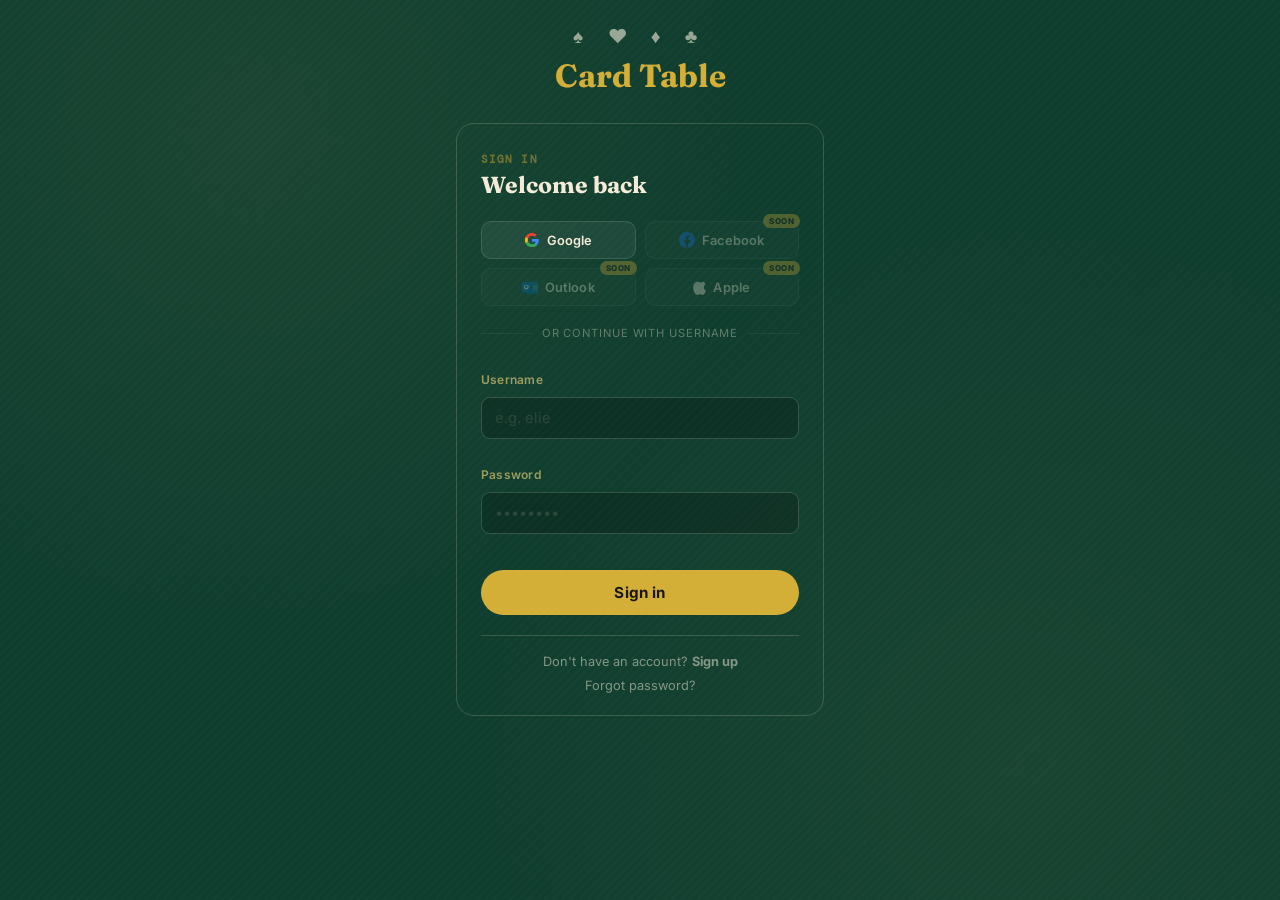
<file: index.html>
<!DOCTYPE html>
<html lang="en">
<head>
<meta charset="UTF-8">
<meta name="viewport" content="width=device-width, initial-scale=1.0">
<title>Card Table — Sign In</title>
<link rel="preconnect" href="https://fonts.googleapis.com">
<link href="https://fonts.googleapis.com/css2?family=Fraunces:wght@500;600;700&family=Inter:wght@400;500;600;700&family=DM+Mono:wght@400;500&display=swap" rel="stylesheet">
<link rel="icon" type="image/svg+xml" href="favicon.svg">
<link rel="stylesheet" href="style.css">
<style>
/* ── Page centering ── */
body { display:flex; flex-direction:column; align-items:center; min-height:100vh; justify-content:center; }
.wrap { width:100%; max-width:400px; padding:24px 16px; }

/* ── Brand ── */
.brand-top { text-align:center; margin-bottom:28px; }
.brand-top .suits { font-size:1.2rem; letter-spacing:.5em; opacity:.6; margin-bottom:8px; }
.brand-top h1 { font-family:'Fraunces',serif; font-size:2rem; font-weight:700; margin:0; color:var(--gold); }

/* ── Card panel ── */
.auth-card {
  background:var(--surface);
  border:1px solid var(--line);
  border-radius:18px;
  padding:28px 24px 22px;
}
.auth-card .eyebrow { font-size:.68rem; text-transform:uppercase; letter-spacing:.1em; opacity:.45; font-weight:700; margin:0 0 4px; }
.auth-card h2 { font-family:'Fraunces',serif; font-size:1.45rem; font-weight:700; margin:0 0 22px; }

/* ── Social buttons ── */
.social-grid { display:grid; grid-template-columns:1fr 1fr; gap:9px; margin-bottom:20px; }

.social-btn {
  position:relative;
  display:flex; align-items:center; justify-content:center; gap:7px;
  border-radius:10px; padding:10px 8px;
  font-size:.8rem; font-weight:600;
  cursor:pointer; font-family:'Inter',sans-serif;
  border:1px solid rgba(255,255,255,.12);
  background:rgba(255,255,255,.06);
  color:inherit;
  transition:background .15s, border-color .15s, transform .1s;
  white-space:nowrap;
}
.social-btn:hover:not(:disabled) {
  background:rgba(255,255,255,.12);
  border-color:rgba(255,255,255,.22);
  transform:translateY(-1px);
}
.social-btn:active:not(:disabled) { transform:translateY(0); }
.social-btn:disabled { opacity:.32; cursor:not-allowed; }

/* soon badge */
.social-btn .soon-tag {
  position:absolute; top:-8px; right:-2px;
  background:var(--gold); color:#1a1612;
  font-size:.5rem; font-weight:800; letter-spacing:.05em;
  padding:2px 6px; border-radius:20px;
  text-transform:uppercase; pointer-events:none;
}

/* ── Divider ── */
.or-divider {
  display:flex; align-items:center; gap:10px;
  margin:0 0 18px;
  font-size:.7rem; text-transform:uppercase;
  letter-spacing:.08em; opacity:.35;
}
.or-divider::before, .or-divider::after { content:""; flex:1; border-top:1px solid var(--line); }

/* ── Form fields ── */
.field-group { display:flex; flex-direction:column; gap:4px; margin-bottom:14px; }
.field-group label { font-size:.75rem; font-weight:600; opacity:.65; letter-spacing:.02em; }
.field-group input {
  background:rgba(0,0,0,.2); border:1px solid var(--line);
  border-radius:9px; padding:11px 13px;
  font-size:.92rem; color:inherit; font-family:'Inter',sans-serif;
  transition:border-color .15s;
  width:100%; box-sizing:border-box;
}
.field-group input:focus { outline:none; border-color:var(--gold); }
.field-group input::placeholder { opacity:.35; }

/* ── Sign in button ── */
.btn-primary {
  width:100%; padding:13px;
  background:var(--gold); color:#1a1612;
  border:none; border-radius:50px;
  font-size:.95rem; font-weight:700;
  cursor:pointer; font-family:'Inter',sans-serif;
  transition:opacity .15s, transform .1s;
  margin-top:6px;
}
.btn-primary:hover { opacity:.9; transform:translateY(-1px); }
.btn-primary:active { transform:translateY(0); }
.btn-primary:disabled { opacity:.5; cursor:not-allowed; transform:none; }

/* ── Error ── */
.err { color:#e07070; font-size:.78rem; margin-top:8px; min-height:1rem; }

/* ── Pending box ── */
.pending-box {
  background:rgba(212,175,55,.08); border:1px solid rgba(212,175,55,.4);
  border-radius:10px; padding:13px 15px;
  font-size:.82rem; line-height:1.65; margin-top:10px; display:none;
}
.pending-box a { color:#6fae8d; font-weight:600; text-decoration:none; }

/* ── Footer links ── */
.auth-footer {
  display:flex; flex-direction:column; align-items:center;
  gap:9px; margin-top:20px;
  padding-top:18px; border-top:1px solid var(--line);
}
.auth-footer a {
  font-size:.8rem; opacity:.5; text-decoration:none;
  color:inherit; transition:opacity .15s;
}
.auth-footer a:hover { opacity:.9; }
</style>
</head>
<body>
<div class="wrap">

  <!-- Brand -->
  <div class="brand-top">
    <div class="suits">♠ ♥ ♦ ♣</div>
    <h1>Card Table</h1>
  </div>

  <!-- Auth card -->
  <div class="auth-card">
    <p class="eyebrow">Sign in</p>
    <h2>Welcome back</h2>

    <!-- Social buttons -->
    <div class="social-grid">

      <!-- Google -->
      <button class="social-btn" id="googleSocialBtn" onclick="triggerGoogleSignIn()">
        <svg width="16" height="16" viewBox="0 0 18 18">
          <path fill="#4285F4" d="M16.51 8H8.98v3h4.3c-.18 1-.74 1.48-1.6 2.04v2.01h2.6a7.8 7.8 0 0 0 2.38-5.88c0-.57-.05-.66-.15-1.18z"/>
          <path fill="#34A853" d="M8.98 17c2.16 0 3.97-.72 5.3-1.94l-2.6-2a4.8 4.8 0 0 1-7.18-2.54H1.83v2.07A8 8 0 0 0 8.98 17z"/>
          <path fill="#FBBC05" d="M4.5 10.52a4.8 4.8 0 0 1 0-3.04V5.41H1.83a8 8 0 0 0 0 7.18l2.67-2.07z"/>
          <path fill="#EA4335" d="M8.98 4.18c1.17 0 2.23.4 3.06 1.2l2.3-2.3A8 8 0 0 0 1.83 5.4L4.5 7.49a4.77 4.77 0 0 1 4.48-3.31z"/>
        </svg>
        Google
      </button>

      <!-- Facebook -->
      <button class="social-btn" disabled>
        <svg width="16" height="16" viewBox="0 0 24 24" fill="#1877F2">
          <path d="M24 12.073C24 5.404 18.627 0 12 0S0 5.404 0 12.073C0 18.1 4.388 23.094 10.125 24v-8.437H7.078v-3.49h3.047V9.41c0-3.025 1.792-4.697 4.533-4.697 1.312 0 2.686.236 2.686.236v2.97h-1.513c-1.491 0-1.956.93-1.956 1.886v2.268h3.328l-.532 3.49h-2.796V24C19.612 23.094 24 18.1 24 12.073z"/>
        </svg>
        Facebook
        <span class="soon-tag">Soon</span>
      </button>

      <!-- Outlook -->
      <button class="social-btn" disabled>
        <svg width="16" height="16" viewBox="0 0 24 24">
          <rect fill="#0078D4" width="13" height="14" rx="1.5" y="5"/>
          <path fill="#fff" d="M6.5 8.5a3 3 0 1 0 0 7 3 3 0 0 0 0-7zm0 5a2 2 0 1 1 0-4 2 2 0 0 1 0 4z"/>
          <path fill="#0072C6" d="M24 7.387v13.226A1.39 1.39 0 0 1 22.611 22H7.389A1.39 1.39 0 0 1 6 20.613V18l9-2.25L24 18V7.387z"/>
          <path fill="#28A8E0" d="M15 9.75l9-2.363V18l-9-2.25V9.75z" opacity=".7"/>
          <path fill="#0072C6" d="M24 7.387L15 9.75 6 7.387V5.388A1.39 1.39 0 0 1 7.389 4h15.222A1.39 1.39 0 0 1 24 5.388v2z" opacity=".8"/>
        </svg>
        Outlook
        <span class="soon-tag">Soon</span>
      </button>

      <!-- Apple -->
      <button class="social-btn" disabled>
        <svg width="13" height="16" viewBox="0 0 814 1000" fill="currentColor">
          <path d="M788.1 340.9c-5.8 4.5-108.2 62.2-108.2 190.5 0 148.4 130.3 200.9 134.2 202.2-.6 3.2-20.7 71.9-68.7 141.9-42.8 61.6-87.5 123.1-155.5 123.1s-85.5-39.5-164-39.5c-76 0-103.7 40.8-165.9 40.8s-105-42.3-150.3-119.8c-52.4-91.3-95.2-234.5-95.2-371.3 0-223.1 145.5-341.2 289-341.2 73.7 0 134.8 48.4 180.5 48.4 43.7 0 112.4-51.9 197.5-51.9zm-166.6-19.4c-7.7 36.4-39 65.4-72.7 65.4-5.4 0-10.8-.7-16.1-2.2C540 356 570 316 570 276c0-5.1.7-10.2 2.2-15.3C607 270.4 634 299.3 621.5 321.5z"/>
        </svg>
        Apple
        <span class="soon-tag">Soon</span>
      </button>
    </div>

    <div class="or-divider">or continue with username</div>

    <!-- Username -->
    <div class="field-group">
      <label for="username">Username</label>
      <input type="text" id="username" autocomplete="username" placeholder="e.g. elie">
    </div>

    <!-- Password -->
    <div class="field-group">
      <label for="password">Password</label>
      <input type="password" id="password" autocomplete="current-password" placeholder="••••••••">
    </div>

    <div class="err" id="loginError"></div>

    <div class="pending-box" id="pendingBox">
      ⏳ Your account is pending admin approval.<br>
      <a id="pendingWhatsApp" href="#" target="_blank" rel="noopener" style="display:inline-block;margin-top:8px;">
        💬 Message admin on WhatsApp →
      </a>
    </div>

    <button class="btn-primary" id="loginBtn">Sign in</button>

    <div class="auth-footer">
      <a href="signup.html">Don't have an account? <strong>Sign up</strong></a>
      <a href="forgot.html">Forgot password?</a>
    </div>
  </div>

</div>

<script src="common.js"></script>
<script>
async function hashPassword(password) {
  const encoder = new TextEncoder();
  const data     = encoder.encode(password);
  const hashBuf  = await crypto.subtle.digest("SHA-256", data);
  const hashArr  = Array.from(new Uint8Array(hashBuf));
  return hashArr.map(b => b.toString(16).padStart(2, "0")).join("");
}
</script>
<script>
const ADMIN_WA      = "+96170234138";
const GOOGLE_CLIENT = "719090679294-4ihaptgq611pqusbl5u95uiu03cabtub.apps.googleusercontent.com";

document.getElementById("loginBtn").addEventListener("click", login);
document.getElementById("password").addEventListener("keydown", e => { if (e.key === "Enter") login(); });
document.getElementById("username").addEventListener("keydown", e => { if (e.key === "Enter") login(); });

async function login() {
  const errEl      = document.getElementById("loginError");
  const pendingBox = document.getElementById("pendingBox");
  errEl.textContent = "";
  pendingBox.style.display = "none";

  const username = document.getElementById("username").value.trim();
  const password = document.getElementById("password").value;
  if (!username || !password) { errEl.textContent = "Enter both username and password."; return; }

  const btn = document.getElementById("loginBtn");
  btn.disabled = true; btn.textContent = "Checking…";

  try {
    // Timeout after 8s to prevent infinite "Checking..." state
    const users = await Promise.race([
      fetchUsers(),
      new Promise((_, reject) => setTimeout(() => reject(new Error("Connection timed out. Check your internet and try again.")), 8000))
    ]);
    const hashed = await hashPassword(password);
    const match  = (users || []).find(u =>
      String(u.username).toLowerCase() === username.toLowerCase() &&
      (String(u.password) === hashed || String(u.password) === password)
    );

    if (!match) {
      errEl.textContent = "Username or password is incorrect.";
      btn.disabled = false; btn.textContent = "Sign in"; return;
    }

    if (String(match.approved).toUpperCase() !== "TRUE") {
      const msg = encodeURIComponent(`Hi, I signed up for Card Table with username "${match.username}" and I'm waiting for approval.`);
      document.getElementById("pendingWhatsApp").href = `https://wa.me/${ADMIN_WA.replace(/\D/g,"")}?text=${msg}`;
      pendingBox.style.display = "";
      btn.disabled = false; btn.textContent = "Sign in"; return;
    }

    startSession(match);
  } catch(e) {
    errEl.textContent = "Could not load user list. " + e.message;
    btn.disabled = false; btn.textContent = "Sign in";
  }
}

function triggerGoogleSignIn() {
  const nonce = Math.random().toString(36).slice(2);
  sessionStorage.setItem("google_nonce", nonce);
  const params = new URLSearchParams({
    client_id:     GOOGLE_CLIENT,
    redirect_uri:  "https://sociallymiddleeast.github.io/Wara2/index.html",
    response_type: "id_token",
    scope:         "openid profile email",
    nonce:         nonce,
    prompt:        "select_account"
  });
  const url = "https://accounts.google.com/o/oauth2/v2/auth?" + params;
  const w = 500, h = 600;
  const left = Math.round((screen.width  - w) / 2);
  const top  = Math.round((screen.height - h) / 2);
  const popup = window.open(url, "google_signin",
    `width=${w},height=${h},left=${left},top=${top},toolbar=no,menubar=no`);

  // Poll popup URL for the token
  const poll = setInterval(() => {
    try {
      if (!popup || popup.closed) { clearInterval(poll); return; }
      const hash = new URLSearchParams(popup.location.hash.slice(1));
      const idToken = hash.get("id_token");
      if (idToken) {
        clearInterval(poll);
        popup.close();
        handleGoogleCredential({ credential: idToken });
      }
    } catch(e) { /* cross-origin while Google is loading — keep polling */ }
  }, 300);
}

function checkGoogleRedirect() {
  // Catch direct redirect (non-popup) fallback
  setTimeout(() => {
    const hash = new URLSearchParams(window.location.hash.slice(1));
    const idToken = hash.get("id_token");
    if (!idToken) return;
    history.replaceState(null, "", window.location.pathname);
    handleGoogleCredential({ credential: idToken });
  }, 100);
}

document.addEventListener("DOMContentLoaded", () => {
  const btn = document.getElementById("googleSocialBtn");
  if (btn) { btn.addEventListener("click", triggerGoogleSignIn); btn.removeAttribute("onclick"); }
});

window.addEventListener("load", checkGoogleRedirect);

async function handleGoogleCredential(response) {
  const errEl = document.getElementById("loginError");
  errEl.textContent = "";
  const payload = JSON.parse(atob(response.credential.split(".")[1]));
  const sub = payload.sub || "";
  try {
    const users = await fetchUsers();
    const expectedHash = await hashPassword("google_" + sub);
    const match = users.find(u => String(u.password) === expectedHash);

    if (!match) {
      errEl.textContent = "No account found for this Google account.";
      setTimeout(() => { window.location.href = "signup.html"; }, 2000);
      return;
    }
    if (String(match.approved).toUpperCase() !== "TRUE") {
      const msg = encodeURIComponent(`Hi, I signed up for Card Table with username "${match.username}" and I'm waiting for approval.`);
      document.getElementById("pendingWhatsApp").href = `https://wa.me/${ADMIN_WA.replace(/\D/g,"")}?text=${msg}`;
      document.getElementById("pendingBox").style.display = "";
      return;
    }
    startSession(match);
  } catch(e) {
    errEl.textContent = "Google sign-in failed: " + e.message;
  }
}

function startSession(user) {
  sessionStorage.setItem("cg_session", JSON.stringify({
    username: user.username, firstName: user.firstName, lastName: user.lastName,
    phone: user.phone || "", image: user.image || "", isAdmin: !!user.isAdmin
  }));
  window.location.href = "app.html";
}
</script>
</body>
</html>
</file>
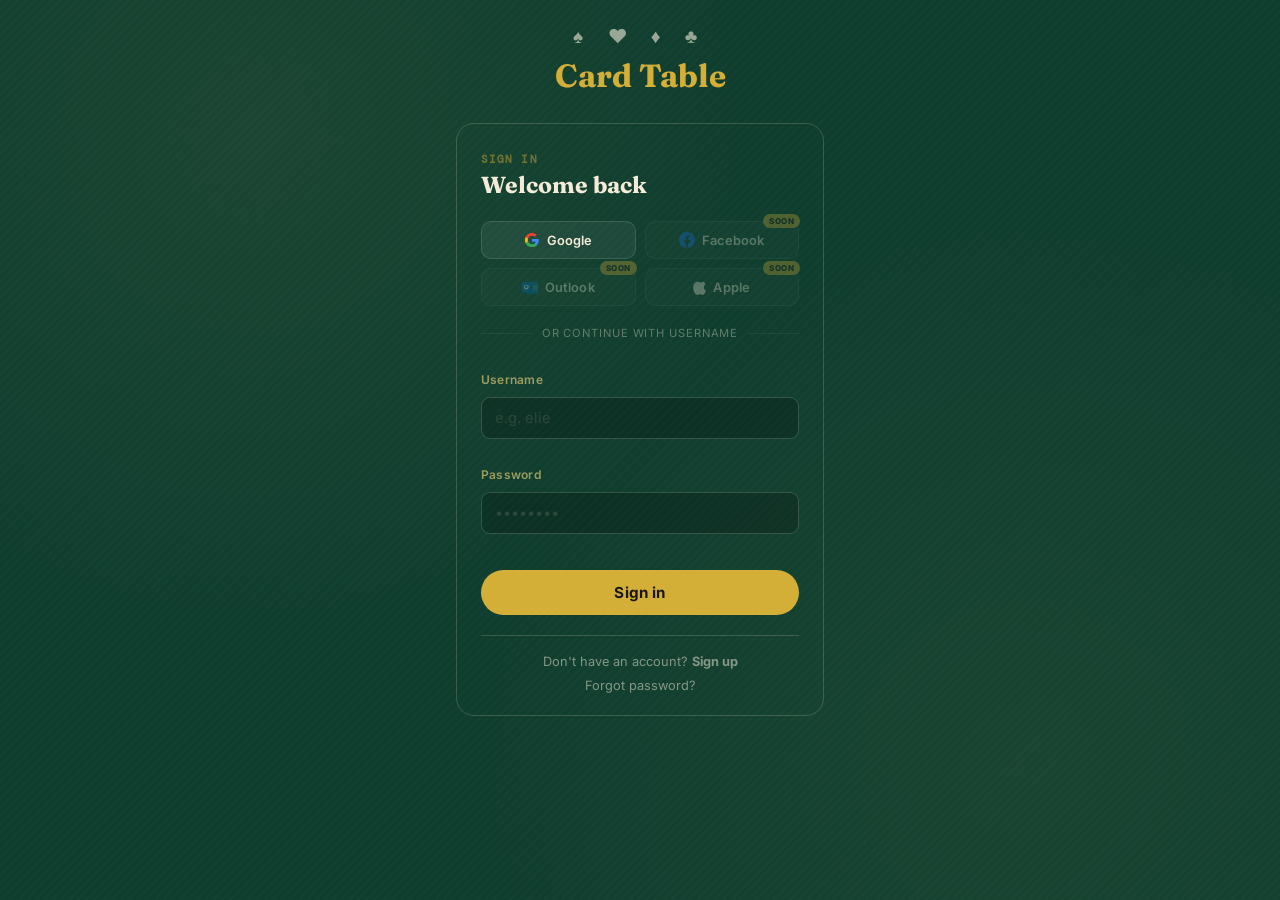
<file: app.html>
<!DOCTYPE html>
<html lang="en">
<head>
<meta charset="UTF-8">
<meta name="viewport" content="width=device-width, initial-scale=1.0">
<title>Card Table</title>
<link rel="preconnect" href="https://fonts.googleapis.com">
<link href="https://fonts.googleapis.com/css2?family=Fraunces:wght@500;600;700&family=Inter:wght@400;500;600;700&family=DM+Mono:wght@400;500&display=swap" rel="stylesheet">
<link rel="icon" type="image/svg+xml" href="favicon.svg">
<link rel="stylesheet" href="style.css">
<style>
  .live-item {
    display: flex;
    justify-content: space-between;
    align-items: center;
    padding: 12px 0;
    border-bottom: 1px solid var(--line);
    gap: 12px;
  }
  .live-item:last-child { border-bottom: none; }
  .live-meta { flex: 1; min-width: 0; }
  .live-game-name {
    font-family: var(--font-display);
    color: var(--gold-soft);
    font-size: 1rem;
  }
  .live-players {
    font-size: 0.78rem;
    opacity: 0.7;
    margin-top: 2px;
    white-space: nowrap;
    overflow: hidden;
    text-overflow: ellipsis;
  }
  .live-score {
    font-family: var(--font-num);
    font-size: 1rem;
    color: var(--cream);
    white-space: nowrap;
    text-align: right;
  }
  .live-score .score-label {
    font-size: 0.68rem;
    opacity: 0.5;
    display: block;
    text-align: right;
    margin-bottom: 2px;
  }
  .live-dot {
    display: inline-block;
    width: 8px; height: 8px;
    border-radius: 50%;
    background: #4caf50;
    margin-right: 6px;
    animation: pulse 1.4s ease-in-out infinite;
  }
  @keyframes pulse {
    0%, 100% { opacity: 1; transform: scale(1); }
    50% { opacity: 0.5; transform: scale(0.8); }
  }
  .watch-btn {
    font-size: 0.78rem;
    padding: 6px 14px;
    border-radius: 999px;
    background: transparent;
    border: 1px solid var(--gold);
    color: var(--gold-soft);
    cursor: pointer;
    white-space: nowrap;
    transition: background .15s;
  }
  .watch-btn:hover { background: rgba(212,175,55,0.12); }
</style>
</head>
<body>
<div class="wrap">
  <div class="brand">
    <h1>Card Table</h1>
    <div class="user-chip" id="userChip"></div>
  </div>

  <!-- LIVE GAMES panel -->
  <div class="panel" id="livePanel" style="display:none;">
    <p class="eyebrow"><span class="live-dot"></span>Live now</p>
    <h2 style="margin-top:0;">Games in progress</h2>
    <div id="liveList"><div class="empty-state" style="padding:10px 0;">Loading…</div></div>
  </div>

  <div class="panel">
    <p class="eyebrow">New game</p>
    <h2 style="margin-top:0;">Pick a game</h2>
    <div class="game-grid">
      <a class="game-card" href="game.html?type=tarneeb">
        <div class="gname">Tarneeb</div>
        <div class="grule">4 players, 2 teams. Per round: pick bidder, bid (7-12 or 26), tricks won. Team wins at 31+.</div>
      </a>
      <a class="game-card" href="game.html?type=400">
        <div class="gname">400</div>
        <div class="grule">4 players, 2 teams. Each bids 2–10 per round; made = +points, failed = −points. Team wins at 41+.</div>
      </a>
      <a class="game-card" href="game.html?type=likha">
        <div class="gname">Likha</div>
        <div class="grule">4 players, 2 teams. Add only; each round's 4 scores must total 36. A player hitting 101+ loses for their team.</div>
      </a>
      <a class="game-card" href="game.html?type=tawle">
        <div class="gname">Tawle</div>
        <div class="grule">2 players, backgammon-style. Dice roller included; declare the winner when done.</div>
      </a>
    </div>
  </div>

  <div class="panel">
    <p class="eyebrow">Archive</p>
    <h2 style="margin-top:0;">Game history</h2>
    <p style="font-size:0.85rem; opacity:0.75; margin:0 0 14px;">
      View past games you took part in, filterable by game and opponent.
    </p>
    <div class="bottom-nav">
      <a class="btn full" href="history.html">View game history</a>
    </div>
  </div>
</div>

<script src="common.js"></script>
<script>
const session = requireLogin();
if (session) renderUserChip(session);

const TYPE_LABEL = { tarneeb: "Tarneeb", "400": "400", likha: "Likha", tawle: "Tawle" };

function scoreSummary(g) {
  if (g.type === "tawle") return "";
  const r_perPlayer = (g.type === "400" || g.type === "likha");
  if (r_perPlayer) {
    const totals = g.playerTotals || [];
    const players = g.players || [];
    if (!totals.length || !players.length) return "";
    // Show team A vs team B
    const aScore = Math.max(totals[0] || 0, totals[1] || 0);
    const bScore = Math.max(totals[2] || 0, totals[3] || 0);
    return `${aScore} – ${bScore}`;
  } else {
    // tarneeb
    const t = g.totals || {};
    return `${t.a ?? 0} – ${t.b ?? 0}`;
  }
}

function renderLiveGames(games) {
  const panel = document.getElementById("livePanel");
  const list = document.getElementById("liveList");

  if (!games.length) {
    panel.style.display = "none";
    return;
  }

  panel.style.display = "";
  list.innerHTML = games.map(g => {
    const label = TYPE_LABEL[g.type] || g.type;
    const players = (g.players || []).join(", ") || "—";
    const score = scoreSummary(g);
    const rounds = (g.rounds || []).length;
    return `
      <div class="live-item">
        <div class="live-meta">
          <div class="live-game-name">${label}</div>
          <div class="live-players">${players}</div>
        </div>
        <div class="live-score">
          ${score ? `<span class="score-label">round ${rounds}</span>${score}` : `<span style="opacity:0.5; font-size:0.8rem;">round ${rounds}</span>`}
        </div>
        <button class="watch-btn" onclick="watchGame('${g.gameId}')">Watch</button>
      </div>
    `;
  }).join("");
}

function watchGame(gameId) {
  window.location.href = `game.html?watch=${encodeURIComponent(gameId)}`;
}

async function loadLiveGames() {
  try {
    const games = await fetchLiveGames();
    renderLiveGames(games);
  } catch (e) {
    // silently fail — live games panel just won't show
    console.warn("Live games unavailable:", e.message);
  }
}

// Load immediately, then poll every 15 seconds
loadLiveGames();
setInterval(loadLiveGames, 15000);
</script>
</body>
</html>
</file>
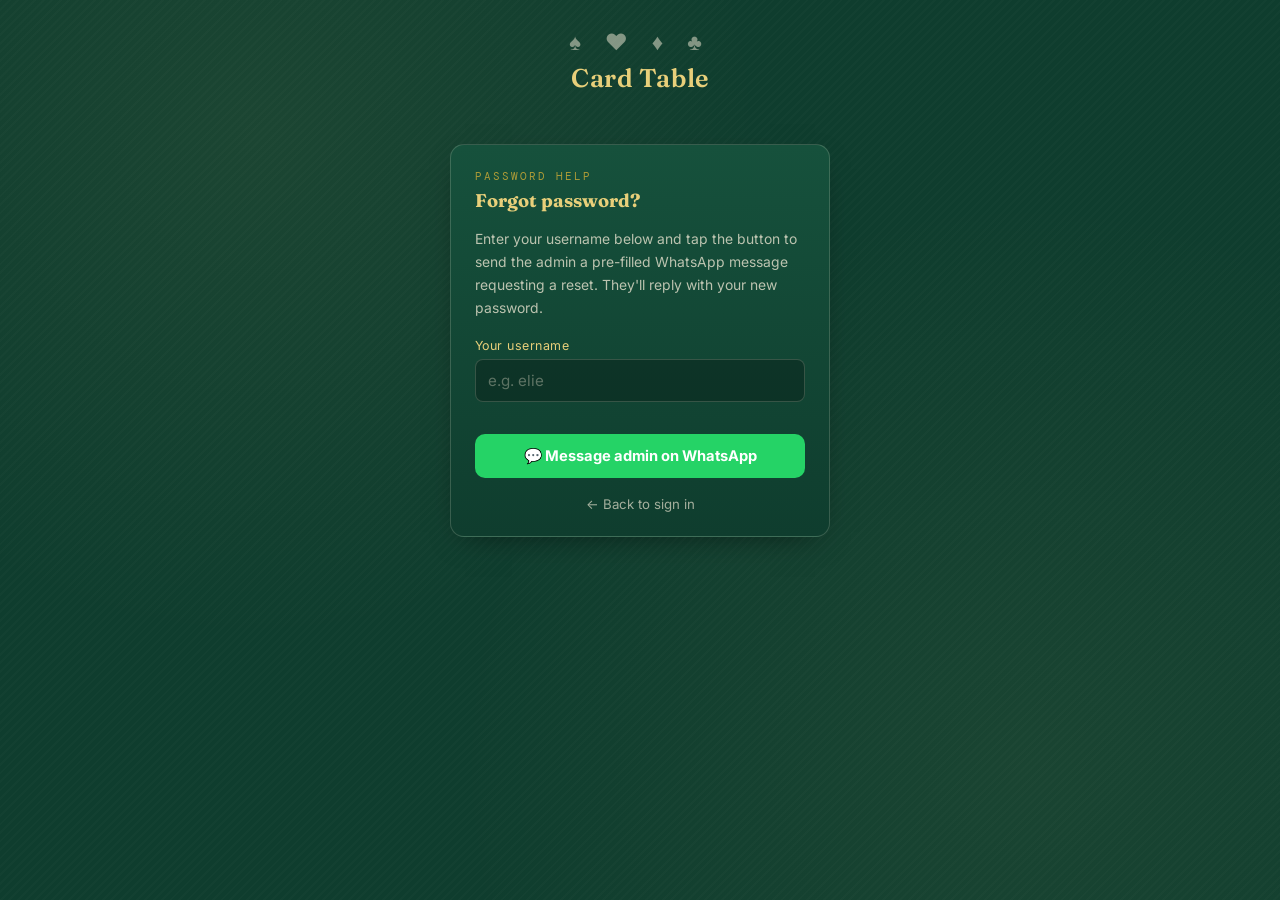
<file: forget.html>
<!DOCTYPE html>
<html lang="en">
<head>
<meta charset="UTF-8">
<meta name="viewport" content="width=device-width, initial-scale=1.0">
<title>Card Table — Forgot Password</title>
<link rel="preconnect" href="https://fonts.googleapis.com">
<link href="https://fonts.googleapis.com/css2?family=Fraunces:wght@500;600;700&family=Inter:wght@400;500;600;700&family=DM+Mono:wght@400;500&display=swap" rel="stylesheet">
<link rel="icon" type="image/svg+xml" href="favicon.svg">
<link rel="stylesheet" href="style.css">
<style>
.wa-btn {
  display: inline-flex; align-items: center; justify-content: center; gap: 8px;
  background: #25D366; color: #fff;
  border: none; border-radius: 10px;
  padding: 13px 22px; font-size: .92rem; font-weight: 700;
  cursor: pointer; text-decoration: none; width: 100%;
  font-family: 'Inter', sans-serif; margin-top: 6px;
  transition: opacity .15s;
}
.wa-btn:hover { opacity: .88; }
.auth-links {
  display: flex;
  justify-content: center;
  margin-top: 18px;
}
.auth-links a {
  font-size: .83rem;
  opacity: .65;
  text-decoration: none;
  color: inherit;
}
.auth-links a:hover { opacity: 1; }
</style>
</head>
<body>
<div class="wrap" style="max-width:420px;">
  <div class="brand" style="justify-content:center; border-bottom:none; margin-bottom:36px;">
    <div style="text-align:center;">
      <div class="suit" style="display:block; margin-bottom:6px; font-size:1.4rem; letter-spacing:.4em;">♠ ♥ ♦ ♣</div>
      <h1>Card Table</h1>
    </div>
  </div>

  <div class="panel">
    <p class="eyebrow">Password help</p>
    <h2 style="margin-top:0;">Forgot password?</h2>

    <p style="font-size:.87rem; opacity:.75; line-height:1.65; margin:0 0 18px;">
      Enter your username below and tap the button to send the admin
      a pre-filled WhatsApp message requesting a reset.
      They'll reply with your new password.
    </p>

    <label for="username">Your username</label>
    <input type="text" id="username" autocomplete="username"
      placeholder="e.g. elie" style="text-transform:lowercase;">

    <div class="error" id="forgotError"></div>

    <a id="waLink" href="#" target="_blank" rel="noopener" class="wa-btn"
      onclick="return buildLink(event)">
      💬 Message admin on WhatsApp
    </a>

    <div class="auth-links">
      <a href="index.html">← Back to sign in</a>
    </div>
  </div>
</div>

<script src="common.js"></script>
<script>
const ADMIN_WA = "+96170234138";

// Lowercase username as user types
document.getElementById("username").addEventListener("input", e => {
  const el = e.target;
  const pos = el.selectionStart;
  el.value = el.value.toLowerCase();
  el.setSelectionRange(pos, pos);
});

function buildLink(e) {
  const errEl    = document.getElementById("forgotError");
  const username = document.getElementById("username").value.trim();
  errEl.textContent = "";

  if (!username) {
    errEl.textContent = "Enter your username first.";
    e.preventDefault();
    return false;
  }

  const msg = encodeURIComponent(
    `Hi, I forgot my password for Card Table. My username is "${username}". Can you reset it for me?`
  );
  document.getElementById("waLink").href =
    `https://wa.me/${ADMIN_WA.replace(/\D/g,"")}?text=${msg}`;

  return true; // allow the link to open
}
</script>
</body>
</html>
</file>
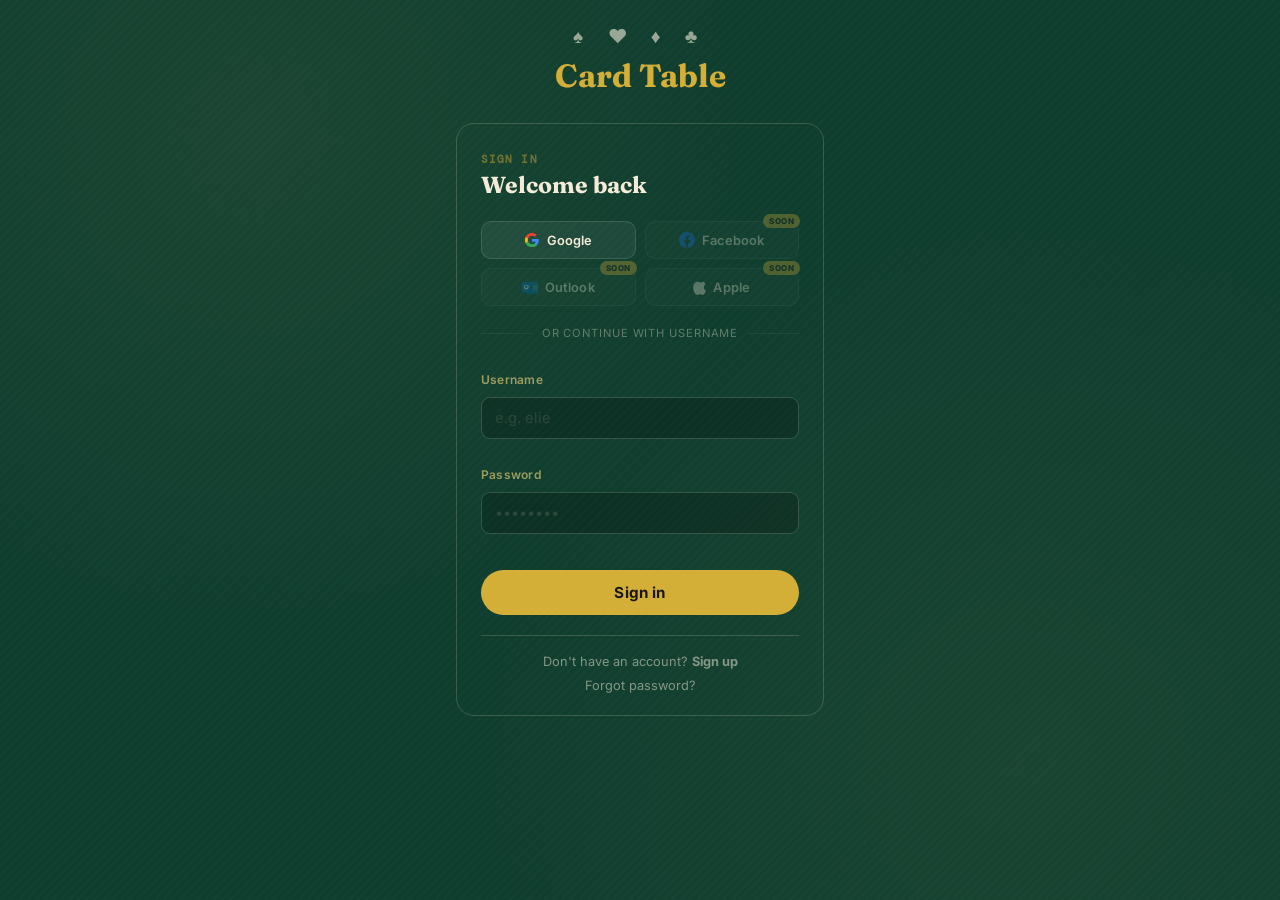
<file: game.html>
<!DOCTYPE html>
<html lang="en">
<head>
<meta charset="UTF-8">
<meta name="viewport" content="width=device-width, initial-scale=1.0">
<title>Card Table — Game</title>
<link rel="preconnect" href="https://fonts.googleapis.com">
<link href="https://fonts.googleapis.com/css2?family=Fraunces:wght@500;600;700&family=Inter:wght@400;500;600;700&family=DM+Mono:wght@400;500&display=swap" rel="stylesheet">
<link rel="icon" type="image/svg+xml" href="favicon.svg">
<link rel="stylesheet" href="style.css">
<style>
/* ── Player picker ── */
.player-pick { display:flex; align-items:flex-start; gap:10px; margin-bottom:14px; }
.player-pick img { width:38px; height:38px; border-radius:50%; object-fit:cover; border:2px solid var(--gold); background:rgba(0,0,0,0.25); flex-shrink:0; margin-top:6px; }
.player-pick select { width:100%; }
.player-pick input[type="text"] { width:100%; margin-top:0; }
.player-pick-label { font-size:0.78rem; font-weight:600; text-transform:uppercase; letter-spacing:.06em; opacity:.6; margin-bottom:4px; }

/* ── Live badge ── */
.live-badge {
  display:inline-flex; align-items:center; gap:5px;
  background:rgba(111,174,141,.15); border:1px solid #6fae8d;
  color:#6fae8d; border-radius:20px; padding:3px 10px;
  font-size:.72rem; font-weight:700; letter-spacing:.05em;
  text-transform:uppercase;
}
.live-dot {
  width:6px; height:6px; border-radius:50%; background:#6fae8d;
  animation: pulse 1.4s infinite;
}
@keyframes pulse { 0%,100%{opacity:1} 50%{opacity:.3} }

/* ── Sync status ── */
#syncStatus {
  font-size:.72rem; opacity:.5; text-align:right;
  margin-top:6px; min-height:1rem;
  font-family:'DM Mono',monospace;
}
#syncStatus.error { color:#b1473e; opacity:1; }

/* ── Join game cards ── */
.join-card {
  border:1px solid var(--line); border-radius:12px;
  padding:16px; margin-bottom:16px;
  background:rgba(0,0,0,.12);
}
.join-card .jc-type { font-size:.72rem; text-transform:uppercase; letter-spacing:.07em; opacity:.6; font-weight:600; }
.join-card .jc-players { font-size:.92rem; font-weight:600; margin:4px 0 2px; }
.join-card .jc-meta { font-size:.72rem; opacity:.5; }
.join-card .jc-rounds { font-size:.75rem; opacity:.6; margin-top:4px; }
.join-card .jc-avatars { display:flex; gap:4px; margin:8px 0 4px; }
.join-card .jc-avatars img { width:28px; height:28px; border-radius:50%; object-fit:cover; border:1.5px solid var(--line); }

/* Join action buttons */
.join-actions {
  display:flex; gap:10px; margin-top:14px;
}
.join-actions .btn-play {
  flex:1; background:var(--gold); color:#1a1612;
  border:none; border-radius:8px; padding:11px 16px;
  font-size:.88rem; font-weight:700; cursor:pointer;
  font-family:'Inter',sans-serif; transition:opacity .15s;
  display:flex; align-items:center; justify-content:center; gap:6px;
}
.join-actions .btn-play:hover { opacity:.88; }
.join-actions .btn-watch {
  flex:1; background:transparent; color:inherit;
  border:1px solid var(--line); border-radius:8px; padding:11px 16px;
  font-size:.88rem; font-weight:600; cursor:pointer;
  font-family:'Inter',sans-serif; transition:border-color .15s;
  display:flex; align-items:center; justify-content:center; gap:6px;
}
.join-actions .btn-watch:hover { border-color:var(--gold); }

/* Watch mode banner */
#watchModeBanner {
  background:rgba(0,0,0,.25); border:1px solid var(--line);
  border-radius:10px; padding:10px 14px; margin-bottom:12px;
  display:flex; align-items:center; gap:8px; font-size:.8rem; opacity:.7;
}
#watchModeBanner .wm-icon { font-size:1rem; }

/* ── Score popup overlay ── */
#scoreModal {
  position:fixed; inset:0; z-index:800;
  background:rgba(0,0,0,.72); backdrop-filter:blur(6px);
  display:flex; align-items:center; justify-content:center; padding:16px;
}
#scoreModal.hidden { display:none; }
.score-modal-box {
  background:var(--surface); border:1px solid var(--line); border-radius:16px;
  width:100%; max-width:460px; max-height:88vh; overflow-y:auto;
  padding:24px; position:relative;
}
.modal-close {
  position:absolute; top:14px; right:16px;
  background:none; border:none; cursor:pointer;
  font-size:1.4rem; line-height:1; opacity:.6; padding:4px 8px; color:inherit;
}
.modal-close:hover { opacity:1; }
.score-cards { display:flex; gap:10px; margin-bottom:16px; }
.score-card {
  flex:1; border:1px solid var(--line); border-radius:10px;
  padding:14px 12px; text-align:center; background:rgba(0,0,0,.18);
}
.score-card.winning { border-color:var(--gold); background:rgba(212,175,55,.08); }
.score-card .sc-names { font-size:.78rem; opacity:.7; margin-bottom:4px; font-weight:500; }
.score-card .sc-score { font-size:2rem; font-family:'Fraunces',serif; font-weight:700; line-height:1; }
.score-card .sc-label { font-size:.7rem; opacity:.55; margin-top:4px; }
.score-card .sc-avatars { display:flex; justify-content:center; gap:4px; margin-bottom:8px; }
.score-card .sc-avatars img { width:28px; height:28px; border-radius:50%; object-fit:cover; border:1.5px solid var(--line); }
.mini-ledger { font-size:.82rem; }
.mini-ledger table { width:100%; border-collapse:collapse; }
.mini-ledger th, .mini-ledger td { padding:5px 8px; text-align:center; border-bottom:1px solid rgba(255,255,255,.06); }
.mini-ledger thead th { font-size:.72rem; text-transform:uppercase; letter-spacing:.05em; opacity:.55; font-weight:600; padding-bottom:8px; }
.mini-ledger tr:last-child td { border-bottom:none; }
.mini-ledger .tot-row td { font-weight:700; border-top:1px solid var(--line); padding-top:8px; }
.mini-ledger td.rd { opacity:.45; font-size:.75rem; }

/* ── FAB ── */
#scoreFab {
  position:fixed; bottom:24px; right:20px;
  background:var(--gold); color:#1a1612;
  border:none; border-radius:50px;
  padding:11px 18px; font-size:.85rem; font-weight:700;
  cursor:pointer; box-shadow:0 4px 16px rgba(0,0,0,.4);
  display:none; align-items:center; gap:7px; z-index:700;
  font-family:'Inter',sans-serif; transition:transform .15s;
}
#scoreFab:active { transform:scale(.96); }

/* ══════════════════════════════════════
   LIKHA CARD PICKER — mobile-first
   ══════════════════════════════════════ */
.likha-picker { width: 100%; }

/* Mode tabs */
.likha-tabs {
  display: flex;
  border: 1px solid var(--line);
  border-radius: 10px;
  overflow: hidden;
  margin-bottom: 14px;
}
.likha-tab {
  flex: 1; height: 42px; padding: 0;
  font-size: .88rem; font-weight: 600;
  white-space: nowrap; cursor: pointer;
  font-family: 'Inter', sans-serif;
  border: none; background: transparent; color: inherit;
  opacity: .4; transition: all .2s;
  display: flex; align-items: center; justify-content: center; gap: 6px;
}
.likha-tab:first-child { border-right: 1px solid var(--line); }
.likha-tab.active { background: var(--gold); color: #1a1612; opacity: 1; }

/* Player grid */
.likha-grid {
  display: flex;
  flex-direction: column;
  gap: 8px;
}

/* Each player row — full width card */
.lp-row {
  display: flex;
  align-items: center;
  gap: 8px;
  background: rgba(0,0,0,.18);
  border: 1px solid var(--line);
  border-radius: 12px;
  padding: 10px 12px;
  width: 100%;
  box-sizing: border-box;
}

.lp-left {
  display: flex;
  flex-direction: column;
  gap: 4px;
  flex: 1;
  min-width: 0;
}

.lp-name {
  font-size: .82rem; font-weight: 700;
  opacity: .8; white-space: nowrap;
  overflow: hidden; text-overflow: ellipsis;
}

/* Hearts stepper — stretches full available width */
.lp-stepper {
  display: flex; align-items: stretch;
  background: rgba(0,0,0,.25);
  border: 1px solid var(--line);
  border-radius: 10px; overflow: hidden;
  height: 48px;
}
.lp-stepper button {
  width: 48px; height: 48px; flex-shrink: 0;
  background: none; border: none; color: inherit;
  font-size: 1.6rem; font-weight: 700;
  cursor: pointer; transition: background .1s;
  display: flex; align-items: center; justify-content: center;
  -webkit-tap-highlight-color: transparent;
}
.lp-stepper button:active { background: rgba(255,255,255,.2); }
.lp-stepper .lp-hs-inner {
  flex: 1; display: flex; flex-direction: column;
  align-items: center; justify-content: center; gap: 1px;
}
.lp-stepper .lp-hval {
  font-size: 1.3rem; font-family: 'DM Mono',monospace;
  font-weight: 700; line-height: 1;
}
.lp-stepper .lp-hlbl {
  font-size: .6rem; opacity: .4; letter-spacing: .03em;
}

/* Q♠ / 10♦ toggle buttons */
.lp-toggle {
  width: 58px; height: 58px; flex-shrink: 0;
  display: flex; flex-direction: column;
  align-items: center; justify-content: center; gap: 2px;
  border: 1px solid var(--line); border-radius: 10px;
  background: rgba(0,0,0,.2);
  cursor: pointer; user-select: none;
  transition: all .15s;
  -webkit-tap-highlight-color: transparent;
}
.lp-toggle .lt-card { font-size: 1.05rem; font-weight: 700; line-height: 1; }
.lp-toggle .lt-pts  { font-size: .65rem; opacity: .4; }
.lp-toggle.on { background: rgba(212,175,55,.2); border-color: var(--gold); }
.lp-toggle.on .lt-pts { color: var(--gold); opacity: .85; }

/* Score display */
.lp-score {
  width: 50px; height: 58px; flex-shrink: 0;
  display: flex; flex-direction: column;
  align-items: center; justify-content: center; gap: 1px;
  border-radius: 10px; background: rgba(212,175,55,.08);
  border: 1px solid rgba(212,175,55,.2);
}
.lp-score .ls-val {
  font-size: 1.4rem; font-family: 'DM Mono',monospace;
  font-weight: 700; color: var(--gold); line-height: 1;
}
.lp-score .ls-lbl { font-size: .6rem; opacity: .4; }

/* Total bar */
.likha-total-bar {
  display: flex; align-items: center; justify-content: space-between;
  margin-top: 12px; padding: 12px 16px;
  border-radius: 10px; background: rgba(0,0,0,.2); font-size: .88rem;
}
.lt-sum { font-family: 'DM Mono',monospace; font-weight: 700; font-size: 1.2rem; }
.lt-ok  { color: #6fae8d; font-weight: 700; }
.lt-bad { color: #b1473e; font-weight: 700; }
.lt-pending { opacity: .4; }

</style>
</head>
<body>
<div class="wrap">
  <div class="brand">
    <h1 id="gameTitle">Game</h1>
    <div style="display:flex;align-items:center;gap:10px;">
      <span id="liveBadge" style="display:none;" class="live-badge"><span class="live-dot"></span>Live</span>
      <div class="user-chip" id="userChip"></div>
    </div>
  </div>

  <!-- JOIN EXISTING GAME panel -->
  <div class="panel" id="joinPanel" style="display:none;">
    <p class="eyebrow">Active game</p>
    <h2 style="margin-top:0;">Game in progress</h2>
    <div id="joinCards"></div>
    <div style="margin-top:14px; border-top:1px solid var(--line); padding-top:14px;">
      <p style="font-size:.82rem; opacity:.6; margin:0 0 10px;">Or start a brand new game:</p>
      <button class="secondary" id="startNewBtn">Start new game instead</button>
    </div>
  </div>

  <!-- WATCH MODE banner (shown inside scoringPanel when watching) -->
  <div id="watchModeBanner" style="display:none;">
    <span class="wm-icon">👁️</span>
    <span>Watch mode — scores update automatically every 5 seconds. Only players can add rounds.</span>
  </div>

  <!-- SETUP PANEL (4-player games) -->
  <div class="panel" id="setupPanel" style="display:none;">
    <p class="eyebrow" id="setupEyebrow">Setup</p>
    <h2 style="margin-top:0;">Who's playing?</h2>
    <div id="playerPickersLoading" style="opacity:.6;font-size:.85rem;margin-bottom:12px;">Loading players…</div>
    <div id="playerPickers" style="display:none;">
      <div class="team-label">Team A</div>
      <div class="team-sub">Partners sit across from each other</div>
      <div class="player-pick-label" style="margin-top:12px;">Player 1</div>
      <div class="player-pick" id="pick0"></div>
      <div class="player-pick-label">Player 2 (partner)</div>
      <div class="player-pick" id="pick1"></div>
      <div class="team-label" style="margin-top:18px;">Team B</div>
      <div class="team-sub">Partners sit across from each other</div>
      <div class="player-pick-label" style="margin-top:12px;">Player 1</div>
      <div class="player-pick" id="pick2"></div>
      <div class="player-pick-label">Player 2 (partner)</div>
      <div class="player-pick" id="pick3"></div>
    </div>
    <div class="error" id="setupError"></div>
    <button class="full" id="startBtn" style="margin-top:18px;">Start game</button>
  </div>

  <!-- SETUP PANEL (Tawle) -->
  <div class="panel" id="tawleSetupPanel" style="display:none;">
    <p class="eyebrow">Setup</p>
    <h2 style="margin-top:0;">Who's playing?</h2>
    <div id="tawlePickersLoading" style="opacity:.6;font-size:.85rem;margin-bottom:12px;">Loading players…</div>
    <div id="tawlePickers" style="display:none;">
      <div class="player-pick-label">Player 1</div>
      <div class="player-pick" id="tawlePick0"></div>
      <div class="player-pick-label" style="margin-top:10px;">Player 2</div>
      <div class="player-pick" id="tawlePick1"></div>
    </div>
    <div class="error" id="tawleSetupError"></div>
    <button class="full" id="tawleStartBtn" style="margin-top:18px;">Start</button>
  </div>

  <!-- SCORING PANEL -->
  <div class="panel" id="scoringPanel" style="display:none;">
    <p class="eyebrow" id="scoringEyebrow">In progress</p>
    <h2 style="margin-top:0;" id="scoringHeading">Scoreboard</h2>
    <div class="ledger">
      <table>
        <thead><tr id="ledgerHeadRow"><th style="width:14%;"></th></tr></thead>
        <tbody id="ledgerBody"></tbody>
        <tfoot><tr class="total-row" id="ledgerTotalRow"><td>Total</td></tr></tfoot>
      </table>
    </div>
    <div id="syncStatus"></div>
    <div class="score-input-row" id="roundInputRow"></div>
    <div class="error" id="roundError"></div>
    <div class="bottom-nav" style="margin-top:14px;">
      <button class="full" id="addRoundBtn">Add round</button>
      <button class="secondary" id="cancelEditBtn" style="display:none;" onclick="cancelEdit()">Cancel</button>
    </div>
  </div>

  <!-- LIKHA PICKER — outside .panel so it's unconstrained full width -->
  <div id="likhaPickerContainer" class="panel" style="display:none;padding-top:14px;padding-bottom:14px;"></div>

  <!-- FIREWORKS -->
  <canvas id="fireworksCanvas" style="position:fixed;inset:0;width:100vw;height:100vh;pointer-events:none;z-index:999;display:none;"></canvas>

  <!-- WINNER BANNER -->
  <div class="banner" id="winnerBanner" style="display:none;">
    <div class="trophy">🏆</div>
    <h3 id="winnerText"></h3>
    <div id="winnerSub" style="font-size:.85rem;opacity:.8;"></div>
    <div class="bottom-nav" style="margin-top:14px;">
      <a class="btn secondary" href="app.html">Back to games</a>
    </div>
  </div>

  <!-- TAWLE PANEL -->
  <div class="panel" id="tawlePanel" style="display:none;">
    <p class="eyebrow">Tawle</p>
    <h2 style="margin-top:0;" id="tawleHeading">Roll the dice</h2>
    <div class="dice-area">
      <div class="die" id="die1"></div>
      <div class="die" id="die2"></div>
    </div>
    <div class="dice-sum" id="diceSum">—</div>
    <div class="dice-double" id="diceDouble"></div>
    <button class="full" id="rollBtn" style="margin-top:10px;">🎲 Roll dice</button>
    <div style="margin-top:22px;border-top:1px solid var(--line);padding-top:18px;">
      <p style="font-size:.85rem;opacity:.8;margin:0 0 10px;">When the game is decided, declare the winner:</p>
      <div class="bottom-nav">
        <button class="btn" id="declareWinBtn1"></button>
        <button class="btn" id="declareWinBtn2"></button>
      </div>
    </div>
  </div>

  <div class="bottom-nav" style="margin-top:10px;">
    <a class="btn secondary" href="app.html">← Back to games</a>
  </div>
</div>

<!-- SCORE MODAL -->
<div id="scoreModal" class="hidden">
  <div class="score-modal-box">
    <button class="modal-close" onclick="closeScoreModal()">✕</button>
    <p class="eyebrow" id="modalEyebrow">Live score</p>
    <h3 id="modalTitle">Scoreboard</h3>
    <div class="score-cards" id="modalScoreCards"></div>
    <div class="mini-ledger" id="modalLedger"></div>
  </div>
</div>

<button id="scoreFab" onclick="openScoreModal()">
  <span>📊</span> Scores
</button>

<script src="common.js"></script>
<script>
const session = requireLogin();
if (session) renderUserChip(session);

const params = new URLSearchParams(window.location.search);
const type   = params.get("type");

const RULES = {
  "tarneeb": { label:"Tarneeb", threshold:31, allowNegative:true,  perPlayer:false, tarneebBidMode:true },
  "400":     { label:"400",     threshold:41, allowNegative:true,  perPlayer:true,  bidMode:true },
  "likha":   { label:"Likha",   threshold:101,allowNegative:false, perPlayer:true,  roundSum:36, lowestWins:true }
};
const BID_POINTS   = { 2:2, 3:3, 4:4, 5:10, 6:12, 7:14, 8:16, 9:27, 10:30 };
const TARNEEB_BIDS = [7,8,9,10,11,12,26];

let allUsers  = [];
let slotData  = [{},{},{},{}];
let tawleSlotData = [{},{}];

// Game state
let state = {
  type, players:[], rounds:[],
  totals:{a:0,b:0}, playerTotals:[0,0,0,0],
  finished:false, winningTeam:null, finalScore:null
};

// Live game
let gameId       = null;   // assigned when game starts or joined
let isScoreKeeper = false; // true = this tab started or joined as active player
let pollTimer    = null;
let lastRoundCount = 0;    // used to detect remote updates

// ─────────────────────────────────────────────
// Init
// ─────────────────────────────────────────────
async function init() {
  // Watch mode: ?watch=gameId — show read-only live scoreboard
  const watchId = new URLSearchParams(window.location.search).get("watch");
  if (watchId) {
    document.getElementById("gameTitle").textContent = "Watching…";
    document.getElementById("watchModeBanner").style.display = "";
    document.getElementById("watchModeBanner").innerHTML =
      '<span class="wm-icon">👁️</span><span>Watch mode — scores update automatically every 10 seconds.</span>';
    document.getElementById("scoringPanel").style.display = "";
    document.getElementById("addRoundBtn").style.display = "none";
    document.getElementById("cancelEditBtn").style.display = "none";
    document.getElementById("roundInputRow").style.display = "none";
    startWatchMode(watchId);
    return;
  }

  if (!type || (!RULES[type] && type !== "tawle")) {
    document.getElementById("gameTitle").textContent = "Unknown game";
    return;
  }

  // Set title immediately — don't wait for network
  if (type === "tawle") {
    document.getElementById("gameTitle").textContent = "Tawle";
  } else {
    document.getElementById("gameTitle").textContent = RULES[type].label;
  }

  // Wire up button listeners immediately
  document.getElementById("startBtn").addEventListener("click", startGame);
  document.getElementById("addRoundBtn").addEventListener("click", addRound);
  document.getElementById("tawleStartBtn").addEventListener("click", startTawle);

  // Show loading indicator inside the setup panel while we fetch
  const isTawle = type === "tawle";
  const setupEl = document.getElementById(isTawle ? "tawleSetupPanel" : "setupPanel");
  setupEl.style.display = "";
  const loadingEl = document.createElement("p");
  loadingEl.id = "setupLoadingMsg";
  loadingEl.style.cssText = "opacity:.5;font-size:.85rem;margin:0;";
  loadingEl.textContent = "Loading players…";
  setupEl.appendChild(loadingEl);

  // Load users + live games IN PARALLEL
  let users = [], liveGames = [];
  try {
    [users, liveGames] = await Promise.all([
      fetchUsers().catch(() => []),
      fetchLiveGames().catch(() => [])
    ]);
  } catch(e) { /* silently fall through to show setup */ }

  // Remove loading message
  const lm = document.getElementById("setupLoadingMsg");
  if (lm) lm.remove();

  allUsers = users;

  // Check for active live games to rejoin
  const myGames = Array.isArray(liveGames) ? liveGames.filter(g =>
    g.type === type &&
    Array.isArray(g.players) &&
    g.players.some(p => namesMatch(p, session.firstName, session.lastName))
  ) : [];

  if (myGames.length > 0) {
    // Hide setup, show join panel
    setupEl.style.display = "none";
    showJoinPanel(myGames, type);
    document.getElementById("startNewBtn")?.addEventListener("click", () => {
      document.getElementById("joinPanel").style.display = "none";
      setupEl.style.display = "";
      if (isTawle) { buildTawlePickers(); }
      else { buildPlayerPickers(); }
    });
  } else {
    // No live game — populate pickers and show setup
    if (isTawle) { buildTawlePickers(); }
    else { buildPlayerPickers(); }
  }
}

// ─────────────────────────────────────────────
// Name matching helper
// ─────────────────────────────────────────────
function namesMatch(storedName, firstName, lastName) {
  if (!storedName) return false;
  const n  = storedName.trim().toLowerCase();
  const fn = (firstName||"").trim().toLowerCase();
  const ln = (lastName||"").trim().toLowerCase();
  return n === fn || n === `${fn} ${ln}`.trim();
}

// ─────────────────────────────────────────────
// Join panel
// ─────────────────────────────────────────────
let watchMode = false; // true = read-only, no round inputs

function showJoinPanel(games, gameType) {
  document.getElementById("joinPanel").style.display = "";
  const container = document.getElementById("joinCards");
  container.innerHTML = "";

  games.forEach(g => {
    const card = document.createElement("div");
    card.className = "join-card";
    const rounds  = Array.isArray(g.rounds) ? g.rounds.length : 0;
    const players = Array.isArray(g.players) ? g.players : [];
    const label   = (RULES[gameType]||{}).label || gameType;

    // Avatars
    const avHtml = players.map(p => {
      const u = allUsers.find(u => `${u.firstName} ${u.lastName}`.trim() === p || u.firstName === p);
      const src = (u && u.image) ? u.image : `https://api.dicebear.com/7.x/initials/svg?seed=${encodeURIComponent(p)}`;
      return `<img src="${src}" alt="${p}" title="${p}">`;
    }).join("");

    // Is this user one of the players?
    const iAmPlayer = players.some(p => namesMatch(p, session.firstName, session.lastName));

    card.innerHTML = `
      <div class="jc-type">${label}</div>
      <div class="jc-avatars">${avHtml}</div>
      <div class="jc-players">${players.slice(0,2).join(" & ")} <span style="opacity:.4">vs</span> ${players.slice(2,4).join(" & ")}</div>
      <div class="jc-meta">Started by ${g.startedBy} · ${rounds} round${rounds!==1?"s":""} played</div>
      <div class="join-actions">
        ${iAmPlayer
          ? `<button class="btn-play" onclick="joinGame(window._liveGames['${g.gameId}'], false)">🎮 Join & play</button>`
          : `<button class="btn-play" style="opacity:.45; cursor:not-allowed;" disabled title="You're not a player in this game">🎮 Join & play</button>`
        }
        <button class="btn-watch" onclick="joinGame(window._liveGames['${g.gameId}'], true)">👁️ Watch only</button>
      </div>`;

    // Store game ref for onclick access
    if (!window._liveGames) window._liveGames = {};
    window._liveGames[g.gameId] = g;

    container.appendChild(card);
  });

  document.getElementById("startNewBtn").addEventListener("click", () => {
    document.getElementById("joinPanel").style.display = "none";
    if (gameType === "tawle") showTawleSetup(); else showSetup();
  });
}

async function joinGame(liveGame, watchOnly) {
  watchMode     = watchOnly;
  gameId        = liveGame.gameId;
  isScoreKeeper = !watchOnly;
  state         = Object.assign(state, liveGame.state || {});
  state.type    = type;
  state.players = liveGame.players || [];

  // Hide ALL panels that could be showing
  document.getElementById("joinPanel").style.display      = "none";
  document.getElementById("setupPanel").style.display     = "none";
  document.getElementById("tawleSetupPanel").style.display = "none";
  document.getElementById("scoringPanel").style.display   = "";
  document.getElementById("scoringEyebrow").textContent = buildEyebrow();
  document.getElementById("scoringHeading").textContent =
    `${state.players[0]}/${state.players[1]} vs ${state.players[2]}/${state.players[3]}`;

  buildLedgerHeader();

  if (watchOnly) {
    // Show watch banner, hide round input row and add button
    document.getElementById("watchModeBanner").style.display = "";
    document.getElementById("roundInputRow").style.display   = "none";
    document.getElementById("addRoundBtn").style.display     = "none";
    document.getElementById("cancelEditBtn").style.display   = "none";
  } else {
    buildRoundInputs();
  }

  renderLedger();
  showLiveBadge();
  startPolling();
}

// ─────────────────────────────────────────────
// Setup panels
// ─────────────────────────────────────────────
function showSetup() {
  document.getElementById("setupPanel").style.display = "";
  document.getElementById("setupEyebrow").textContent = RULES[type].label + " setup";
  document.getElementById("scoringEyebrow").textContent = buildEyebrow();
  // Pickers built after data loads in init()
}

function showTawleSetup() {
  document.getElementById("tawleSetupPanel").style.display = "";
  // Pickers built after data loads in init()
}

function buildEyebrow() {
  const r = RULES[type];
  if (!r) return type;
  if (r.bidMode)       return `${r.label} · ends at ${r.threshold}+ · bid 2–10, fail = negative`;
  if (r.tarneebBidMode) return `${r.label} · ends at ${r.threshold}+ · bid 7-12 or 26`;
  if (r.roundSum)      return `${r.label} · add only · round total ${r.roundSum} · ${r.threshold}+ LOSES`;
  return r.label;
}

// ─────────────────────────────────────────────
// Player Pickers
// ─────────────────────────────────────────────
function avatarSrc(user) {
  if (user && user.image) return user.image;
  const name = user ? `${user.firstName||""} ${user.lastName||""}`.trim() : "?";
  return `https://api.dicebear.com/7.x/initials/svg?seed=${encodeURIComponent(name)}`;
}

function buildPickerSlot(containerId, slotIndex, dataArr) {
  const container = document.getElementById(containerId);
  container.innerHTML = "";

  const img = document.createElement("img");
  img.src = avatarSrc(null);

  const right = document.createElement("div");
  right.style.cssText = "flex:1;display:flex;flex-direction:column;gap:6px;";

  const sel = document.createElement("select");
  const blank = document.createElement("option");
  blank.value = ""; blank.textContent = "— Pick a player —";
  sel.appendChild(blank);
  allUsers.forEach(u => {
    const opt = document.createElement("option");
    opt.value = u.username;
    opt.textContent = `${u.firstName} ${u.lastName}`;
    sel.appendChild(opt);
  });
  const guestOpt = document.createElement("option");
  guestOpt.value = "__guest__"; guestOpt.textContent = "Custom name…";
  sel.appendChild(guestOpt);

  // Inline guest name input — hidden until "Custom name…" is selected
  const guestInput = document.createElement("input");
  guestInput.type = "text";
  guestInput.placeholder = "Type a name…";
  guestInput.style.display = "none";
  guestInput.addEventListener("input", () => {
    const name = guestInput.value.trim();
    dataArr[slotIndex] = { displayName: name, imageUrl: avatarSrc(null) };
    img.src = avatarSrc(null);
  });

  sel.addEventListener("change", () => {
    const val = sel.value;
    if (!val) {
      dataArr[slotIndex] = {};
      img.src = avatarSrc(null);
      guestInput.style.display = "none";
    } else if (val === "__guest__") {
      dataArr[slotIndex] = { displayName: guestInput.value.trim(), imageUrl: avatarSrc(null) };
      img.src = avatarSrc(null);
      guestInput.style.display = "";
      guestInput.focus();
    } else {
      const u = allUsers.find(u => u.username === val);
      dataArr[slotIndex] = { displayName: `${u.firstName} ${u.lastName}`, imageUrl: avatarSrc(u) };
      img.src = dataArr[slotIndex].imageUrl;
      guestInput.style.display = "none";
    }
  });

  right.appendChild(sel);
  right.appendChild(guestInput);
  container.appendChild(img);
  container.appendChild(right);
}

function buildPlayerPickers() {
  document.getElementById("playerPickersLoading").style.display = "none";
  document.getElementById("playerPickers").style.display = "";
  for (let i = 0; i < 4; i++) buildPickerSlot(`pick${i}`, i, slotData);
}

function buildTawlePickers() {
  document.getElementById("tawlePickersLoading").style.display = "none";
  document.getElementById("tawlePickers").style.display = "";
  buildPickerSlot("tawlePick0", 0, tawleSlotData);
  buildPickerSlot("tawlePick1", 1, tawleSlotData);
}

// ─────────────────────────────────────────────
// Start game
// ─────────────────────────────────────────────
async function startGame() {
  const errEl = document.getElementById("setupError");
  errEl.textContent = "";
  const names = [];
  for (let i = 0; i < 4; i++) {
    const val = document.getElementById(`pick${i}`).querySelector("select").value;
    if (!val) { errEl.textContent = "Pick all 4 players."; return; }
    const name = slotData[i].displayName;
    if (!name) { errEl.textContent = `Set a name for slot ${i+1}.`; return; }
    names.push(name);
  }
  if (new Set(names).size < 4) { errEl.textContent = "Each player must be different."; return; }

  state.players = names;
  gameId        = null;
  isScoreKeeper = true;

  document.getElementById("setupPanel").style.display = "none";
  document.getElementById("scoringPanel").style.display = "";
  document.getElementById("likhaPickerContainer").style.display = "none";
  document.getElementById("scoringHeading").textContent = `${names[0]}/${names[1]} vs ${names[2]}/${names[3]}`;

  buildLedgerHeader();
  buildRoundInputs();
  renderLedger();
  await saveLiveGameState(); // AWAIT so gameId is set before polling starts
  startPolling();
  document.getElementById("scoreFab").style.display = "flex";
}

// ─────────────────────────────────────────────
// Live game persistence
// ─────────────────────────────────────────────
function showLiveBadge() {
  document.getElementById("liveBadge").style.display = "inline-flex";
  document.getElementById("scoreFab").style.display  = "flex";
}

async function saveLiveGameState() {
  setSyncStatus("Saving…");
  try {
    const snapshot = {
      type, players: state.players,
      startedBy: session.username,
      updatedAt: new Date().toISOString(),
      ...getSerializableState()
    };
    if (gameId) {
      await updateLiveGame(gameId, snapshot);
      setSyncStatus("Synced ✓");
    } else {
      setSyncStatus("Creating live game…");
      const result = await createLiveGame(snapshot);
      setSyncStatus("Live! id=" + (result.gameId||"none").toString().slice(0,8));
      gameId = result.gameId;
      showLiveBadge();
    }
  } catch(e) {
    setSyncStatus("ERR: " + e.message.slice(0, 80), true);
  }
}

async function endLiveGameOnServer() {
  if (!gameId) return;
  try { await endLiveGame(gameId); gameId = null; } catch(e) {}
}

// ─────────────────────────────────────────────
// Watch mode (read-only, no gameId needed)
// ─────────────────────────────────────────────
async function startWatchMode(watchId) {
  await pollWatchGame(watchId);
  setInterval(() => pollWatchGame(watchId), 10000);
}

async function pollWatchGame(watchId) {
  try {
    const games = await fetchLiveGames();
    const g = games.find(x => x.gameId === watchId);
    if (!g) {
      document.getElementById("gameTitle").textContent = "Game ended";
      document.getElementById("watchModeBanner").innerHTML =
        '<span>This game has ended.</span> <a href="app.html" class="logout-link" style="margin-left:8px;">← Back</a>';
      return;
    }
    const watchType = g.type;
    document.getElementById("gameTitle").textContent =
      ({tarneeb:"Tarneeb","400":"400",likha:"Likha",tawle:"Tawle"}[watchType]||watchType) + " — Live";
    document.getElementById("scoringHeading").textContent =
      (g.players||[]).slice(0,2).join("/") + " vs " + (g.players||[]).slice(2,4).join("/");

    // Hydrate state for rendering
    state.type         = watchType;
    state.players      = g.players      || [];
    state.rounds       = g.rounds       || [];
    state.totals       = g.totals       || {a:0,b:0};
    state.playerTotals = g.playerTotals || [0,0,0,0];

    buildLedgerHeader();
    renderLedger();
  } catch(e) { /* silent */ }
}

function getSerializableState() {
  return {
    rounds:       state.rounds,
    totals:       state.totals,
    playerTotals: state.playerTotals,
    finished:     state.finished,
    winningTeam:  state.winningTeam,
    finalScore:   state.finalScore
  };
}

function setSyncStatus(msg, isError) {
  const el = document.getElementById("syncStatus");
  el.textContent = msg;
  el.className = isError ? "error" : "";
}

// fetchPost and fetchLiveGames are provided by common.js

// ─────────────────────────────────────────────
// Polling — sync remote updates every 5s
// ─────────────────────────────────────────────
function startPolling() {
  if (pollTimer) clearInterval(pollTimer);
  pollTimer = setInterval(pollLiveGame, 10000);
}

async function pollLiveGame() {
  if (!gameId || state.finished) { clearInterval(pollTimer); return; }
  try {
    const games  = await fetchLiveGames();
    const remote = games.find(g => g.gameId === gameId);
    if (!remote) return;

    // Data is stored flat on the remote object (not nested under .state)
    const remoteRounds = remote.rounds || [];
    if (remoteRounds.length > state.rounds.length) {
      applyRemoteState(remote);
    }
  } catch(e) { /* silent */ }
}

function applyRemoteState(remote) {
  state.rounds       = remote.rounds       || state.rounds;
  state.totals       = remote.totals       || state.totals;
  state.playerTotals = remote.playerTotals || state.playerTotals;
  renderLedger();
  const timeStr = new Date().toLocaleTimeString([], {hour:"2-digit",minute:"2-digit"});
  setSyncStatus((watchMode ? "👁️ Live · " : "Updated ") + timeStr);
  if (remote.finished && !state.finished) {
    state.finished    = true;
    state.winningTeam = remote.winningTeam;
    state.finalScore  = remote.finalScore;
    showWinner(`${(state.winningTeam||[]).join(" & ")} win!`, `Final score: ${state.finalScore}`);
  }
}

// ─────────────────────────────────────────────
// Round logic
// ─────────────────────────────────────────────
function buildLedgerHeader() {
  const r = RULES[type];
  const names = state.players;
  const headRow  = document.getElementById("ledgerHeadRow");
  const totalRow = document.getElementById("ledgerTotalRow");
  while (headRow.children.length > 1)  headRow.removeChild(headRow.lastChild);
  while (totalRow.children.length > 1) totalRow.removeChild(totalRow.lastChild);

  if (r.perPlayer) {
    names.forEach((name,i) => {
      const th = document.createElement("th"); th.textContent = name; headRow.appendChild(th);
      const td = document.createElement("td"); td.id = `total-p${i}`; td.textContent = "0"; totalRow.appendChild(td);
    });
  } else {
    const thA = document.createElement("th"); thA.textContent = `${names[0]} & ${names[1]}`; headRow.appendChild(thA);
    const thB = document.createElement("th"); thB.textContent = `${names[2]} & ${names[3]}`; headRow.appendChild(thB);
    const tdA = document.createElement("td"); tdA.id = "totalA"; tdA.textContent = "0"; totalRow.appendChild(tdA);
    const tdB = document.createElement("td"); tdB.id = "totalB"; tdB.textContent = "0"; totalRow.appendChild(tdB);
  }
  const thAct = document.createElement("th"); thAct.style.width = "70px"; headRow.appendChild(thAct);
  const tdAct = document.createElement("td"); totalRow.appendChild(tdAct);
}

function buildRoundInputs() {
  const r = RULES[type];
  const names = state.players;
  const row   = document.getElementById("roundInputRow");
  row.innerHTML = "";

  if (r.tarneebBidMode) {
    row.classList.remove("cols-4");
    row.style.gridTemplateColumns = "1fr 1fr 1fr";
    const bidOptions = TARNEEB_BIDS.map(b=>`<option value="${b}">${b===26?"26 (all 13)":b}</option>`).join("");
    const teamDiv = document.createElement("div"); teamDiv.className = "field";
    teamDiv.innerHTML = `<label>Bidding team</label><select id="bidTeam"><option value="a">${names[0]} & ${names[1]}</option><option value="b">${names[2]} & ${names[3]}</option></select>`;
    const bidDiv = document.createElement("div"); bidDiv.className = "field";
    bidDiv.innerHTML = `<label>Bid</label><select id="tarneebBid">${bidOptions}</select>`;
    const tricksDiv = document.createElement("div"); tricksDiv.className = "field";
    tricksDiv.innerHTML = `<label>Tricks won by bidder</label><input type="number" id="tricksWon" inputmode="numeric" placeholder="0" min="0" max="13">`;
    row.appendChild(teamDiv); row.appendChild(bidDiv); row.appendChild(tricksDiv);
  } else if (r.bidMode) {
    row.classList.add("cols-4");
    names.forEach((name,i) => {
      const div = document.createElement("div"); div.className = "field";
      const options = Object.keys(BID_POINTS).map(b=>`<option value="${b}">${b} (${BID_POINTS[b]} pts)</option>`).join("");
      div.innerHTML = `<label>${name}</label><select id="bid-p${i}"><option value="0">No bid</option>${options}</select>
        <div style="display:flex;gap:6px;margin-top:6px;">
          <label style="margin:0;display:flex;align-items:center;gap:4px;font-size:.78rem;"><input type="radio" name="result-p${i}" value="made" checked style="width:auto;"> Made</label>
          <label style="margin:0;display:flex;align-items:center;gap:4px;font-size:.78rem;"><input type="radio" name="result-p${i}" value="failed" style="width:auto;"> Failed</label>
        </div>`;
      row.appendChild(div);
    });
  } else if (r.perPlayer) {
    if (r.roundSum !== undefined) {
      // ── Likha card picker — built ONCE, never rebuilt ──
      row.classList.remove("cols-4");
      row.style.gridTemplateColumns = "";
      // Use the dedicated full-width container outside .panel
      row.style.display = "none";
      const likhaContainer = document.getElementById("likhaPickerContainer");
      likhaContainer.style.display = "";
      likhaContainer.innerHTML = "";
      buildLikhaPicker(names, likhaContainer);
    } else {
      row.classList.add("cols-4");
      names.forEach((name,i) => {
        const div = document.createElement("div"); div.className = "field";
        div.innerHTML = `<label>${name}</label><input type="number" id="round-p${i}" inputmode="numeric" placeholder="0" ${r.allowNegative?"":' min="0"'}>`;
        row.appendChild(div);
      });
    }
  } else {
    row.classList.remove("cols-4");
    const divA = document.createElement("div"); divA.className = "field";
    divA.innerHTML = `<label>${names[0]} & ${names[1]} score</label><input type="number" id="roundA" inputmode="numeric" placeholder="0">`;
    const divB = document.createElement("div"); divB.className = "field";
    divB.innerHTML = `<label>${names[2]} & ${names[3]} score</label><input type="number" id="roundB" inputmode="numeric" placeholder="0">`;
    row.appendChild(divA); row.appendChild(divB);
  }
}


// ── Likha card picker ─────────────────────────────────────────

const likhaHearts   = [0, 0, 0, 0];
const likhaQueens   = [false, false, false, false];
const likhaDiamonds = [false, false, false, false];
let   likhaMode     = "cards";

function buildLikhaPicker(names, container) {
  container.innerHTML = "";
  likhaMode = "cards"; // always start fresh in card mode

  // ── Tabs ──
  const tabs = document.createElement("div");
  tabs.style.cssText = "display:flex;border:1px solid var(--line);border-radius:10px;overflow:hidden;margin-bottom:14px;";

  const tabCard = document.createElement("button");
  tabCard.type = "button";
  tabCard.textContent = "🃏 Card picker";
  tabCard.style.cssText = "flex:1;height:42px;border:none;border-right:1px solid var(--line);cursor:pointer;font-family:Inter,sans-serif;font-size:.88rem;font-weight:600;background:var(--gold);color:#1a1612;transition:all .2s;";

  const tabManual = document.createElement("button");
  tabManual.type = "button";
  tabManual.textContent = "✏️ Manual";
  tabManual.style.cssText = "flex:1;height:42px;border:none;cursor:pointer;font-family:Inter,sans-serif;font-size:.88rem;font-weight:600;background:transparent;color:inherit;opacity:.4;transition:all .2s;";

  tabs.appendChild(tabCard);
  tabs.appendChild(tabManual);
  container.appendChild(tabs);

  // ── Card mode panel ──
  const cardPanel = document.createElement("div");
  cardPanel.id = "likhaCardMode";

  const grid = document.createElement("div");
  grid.style.cssText = "display:flex;flex-direction:column;gap:8px;";

  names.forEach((name, i) => {
    const row = document.createElement("div");
    row.style.cssText = "display:flex;flex-wrap:wrap;align-items:center;gap:6px;background:rgba(0,0,0,.18);border:1px solid var(--line);border-radius:12px;padding:10px 12px;box-sizing:border-box;";

    // Left: name + stepper
    const left = document.createElement("div");
    left.style.cssText = "display:flex;flex-direction:column;gap:4px;flex:1 1 120px;min-width:120px;";

    const nameEl = document.createElement("div");
    nameEl.textContent = name.split(" ")[0];
    nameEl.style.cssText = "font-size:.82rem;font-weight:700;opacity:.8;";
    left.appendChild(nameEl);

    const stepper = document.createElement("div");
    stepper.style.cssText = "display:flex;align-items:stretch;background:rgba(0,0,0,.25);border:1px solid var(--line);border-radius:10px;overflow:hidden;height:44px;";

    const btnMinus = document.createElement("button");
    btnMinus.type = "button";
    btnMinus.textContent = "−";
    btnMinus.style.cssText = "width:40px;height:44px;flex-shrink:0;background:none;border:none;color:inherit;font-size:1.6rem;font-weight:700;cursor:pointer;display:flex;align-items:center;justify-content:center;-webkit-tap-highlight-color:transparent;";
    btnMinus.addEventListener("click", () => stepHeart(i, -1));

    const inner = document.createElement("div");
    inner.style.cssText = "flex:1;display:flex;flex-direction:column;align-items:center;justify-content:center;gap:1px;";

    const hval = document.createElement("span");
    hval.id = "hearts-val-" + i;
    hval.textContent = "0";
    hval.style.cssText = "font-size:1.3rem;font-family:'DM Mono',monospace;font-weight:700;line-height:1;";

    const hlbl = document.createElement("span");
    hlbl.textContent = "♥ hearts";
    hlbl.style.cssText = "font-size:.6rem;opacity:.4;";

    inner.appendChild(hval);
    inner.appendChild(hlbl);

    const btnPlus = document.createElement("button");
    btnPlus.type = "button";
    btnPlus.textContent = "+";
    btnPlus.style.cssText = btnMinus.style.cssText;
    btnPlus.addEventListener("click", () => stepHeart(i, +1));

    stepper.appendChild(btnMinus);
    stepper.appendChild(inner);
    stepper.appendChild(btnPlus);
    left.appendChild(stepper);
    row.appendChild(left);

    // Q♠ toggle
    const queen = document.createElement("div");
    queen.id = "queen-" + i;
    queen.style.cssText = "width:50px;height:50px;flex-shrink:0;display:flex;flex-direction:column;align-items:center;justify-content:center;gap:2px;border:1px solid var(--line);border-radius:10px;background:rgba(0,0,0,.2);cursor:pointer;user-select:none;transition:all .15s;-webkit-tap-highlight-color:transparent;";
    queen.innerHTML = "<span style='font-size:1.05rem;font-weight:700;line-height:1;'>Q♠</span><span style='font-size:.65rem;opacity:.4;'>+13</span>";
    queen.addEventListener("click", () => toggleQueen(i));
    row.appendChild(queen);

    // 10♦ toggle
    const diamond = document.createElement("div");
    diamond.id = "diamond-" + i;
    diamond.style.cssText = queen.style.cssText;
    diamond.innerHTML = "<span style='font-size:1.05rem;font-weight:700;line-height:1;'>10♦</span><span style='font-size:.65rem;opacity:.4;'>+10</span>";
    diamond.addEventListener("click", () => toggleDiamond(i));
    row.appendChild(diamond);

    // Score
    const score = document.createElement("div");
    score.style.cssText = "width:44px;height:50px;flex-shrink:0;display:flex;flex-direction:column;align-items:center;justify-content:center;gap:1px;border-radius:10px;background:rgba(212,175,55,.08);border:1px solid rgba(212,175,55,.2);";
    const sval = document.createElement("span");
    sval.id = "pscore-" + i;
    sval.textContent = "0";
    sval.style.cssText = "font-size:1.4rem;font-family:'DM Mono',monospace;font-weight:700;color:var(--gold);line-height:1;";
    const slbl = document.createElement("span");
    slbl.textContent = "pts";
    slbl.style.cssText = "font-size:.6rem;opacity:.4;";
    score.appendChild(sval);
    score.appendChild(slbl);
    row.appendChild(score);

    grid.appendChild(row);
  });

  cardPanel.appendChild(grid);

  // Total bar
  const totalBar = document.createElement("div");
  totalBar.style.cssText = "display:flex;align-items:center;justify-content:space-between;margin-top:12px;padding:12px 16px;border-radius:10px;background:rgba(0,0,0,.2);font-size:.88rem;";
  const totalLabel = document.createElement("span");
  totalLabel.textContent = "Round total";
  totalLabel.style.opacity = ".6";
  const totalRight = document.createElement("span");
  totalRight.style.cssText = "display:flex;align-items:baseline;gap:6px;";
  const sumEl = document.createElement("span");
  sumEl.id = "likhaTotalSum";
  sumEl.textContent = "0";
  sumEl.style.cssText = "font-family:'DM Mono',monospace;font-weight:700;font-size:1.2rem;";
  const ofEl = document.createElement("span");
  ofEl.textContent = "/ 36";
  ofEl.style.opacity = ".35";
  const statusEl = document.createElement("span");
  statusEl.id = "likhaTotalStatus";
  statusEl.textContent = "· 36 left";
  statusEl.style.opacity = ".4";
  totalRight.appendChild(sumEl);
  totalRight.appendChild(ofEl);
  totalRight.appendChild(statusEl);
  totalBar.appendChild(totalLabel);
  totalBar.appendChild(totalRight);
  cardPanel.appendChild(totalBar);
  container.appendChild(cardPanel);

  // ── Manual mode panel ──
  const manualPanel = document.createElement("div");
  manualPanel.id = "likhaManualMode";
  manualPanel.style.display = "none";
  const manualGrid = document.createElement("div");
  manualGrid.style.cssText = "display:grid;grid-template-columns:1fr 1fr 1fr 1fr;gap:8px;";
  names.forEach((name, i) => {
    const field = document.createElement("div");
    field.className = "field";
    const lbl = document.createElement("label");
    lbl.textContent = name.split(" ")[0];
    const inp = document.createElement("input");
    inp.type = "number";
    inp.id = "round-p" + i;
    inp.setAttribute("inputmode", "numeric");
    inp.placeholder = "0";
    inp.min = "0";
    field.appendChild(lbl);
    field.appendChild(inp);
    manualGrid.appendChild(field);
  });
  manualPanel.appendChild(manualGrid);
  container.appendChild(manualPanel);

  // ── Tab click handlers ──
  tabCard.addEventListener("click", () => {
    likhaMode = "cards";
    cardPanel.style.display = "";
    manualPanel.style.display = "none";
    tabCard.style.background = "var(--gold)";
    tabCard.style.color = "#1a1612";
    tabCard.style.opacity = "1";
    tabManual.style.background = "transparent";
    tabManual.style.color = "inherit";
    tabManual.style.opacity = ".4";
  });
  tabManual.addEventListener("click", () => {
    likhaMode = "manual";
    cardPanel.style.display = "none";
    manualPanel.style.display = "";
    tabManual.style.background = "var(--gold)";
    tabManual.style.color = "#1a1612";
    tabManual.style.opacity = "1";
    tabCard.style.background = "transparent";
    tabCard.style.color = "inherit";
    tabCard.style.opacity = ".4";
  });

  // Init UI
  updateLikhaUI();
}

function resetLikhaState() {
  for (let i = 0; i < 4; i++) { likhaHearts[i] = 0; likhaQueens[i] = false; likhaDiamonds[i] = false; }
}

function stepHeart(i, delta) {
  likhaHearts[i] = Math.max(0, Math.min(likhaHearts[i] + delta, 13));
  updateLikhaUI();
}

function toggleQueen(i) {
  const already = likhaQueens[i];
  likhaQueens.fill(false);
  likhaQueens[i] = !already;
  updateLikhaUI();
}

function toggleDiamond(i) {
  const already = likhaDiamonds[i];
  likhaDiamonds.fill(false);
  likhaDiamonds[i] = !already;
  updateLikhaUI();
}

function updateLikhaUI() {
  let total = 0;
  for (let i = 0; i < 4; i++) {
    const score = likhaHearts[i] + (likhaQueens[i] ? 13 : 0) + (likhaDiamonds[i] ? 10 : 0);
    total += score;
    const hv  = document.getElementById("hearts-val-" + i);
    const ps  = document.getElementById("pscore-" + i);
    const qEl = document.getElementById("queen-" + i);
    const dEl = document.getElementById("diamond-" + i);
    if (hv) hv.textContent = likhaHearts[i];
    if (ps) ps.textContent = score;
    if (qEl) {
      if (likhaQueens[i]) {
        qEl.style.background = "rgba(212,175,55,.2)";
        qEl.style.borderColor = "var(--gold)";
      } else {
        qEl.style.background = "rgba(0,0,0,.2)";
        qEl.style.borderColor = "var(--line)";
      }
    }
    if (dEl) {
      if (likhaDiamonds[i]) {
        dEl.style.background = "rgba(212,175,55,.2)";
        dEl.style.borderColor = "var(--gold)";
      } else {
        dEl.style.background = "rgba(0,0,0,.2)";
        dEl.style.borderColor = "var(--line)";
      }
    }
  }
  const sumEl    = document.getElementById("likhaTotalSum");
  const statusEl = document.getElementById("likhaTotalStatus");
  if (sumEl) sumEl.textContent = total;
  if (statusEl) {
    if (total === 36) {
      statusEl.textContent = "✓ Ready";
      statusEl.style.color = "#6fae8d";
      statusEl.style.opacity = "1";
      statusEl.style.fontWeight = "700";
    } else if (total > 36) {
      statusEl.textContent = "· " + (total - 36) + " over";
      statusEl.style.color = "#b1473e";
      statusEl.style.opacity = "1";
      statusEl.style.fontWeight = "700";
    } else {
      statusEl.textContent = "· " + (36 - total) + " left";
      statusEl.style.color = "";
      statusEl.style.opacity = ".4";
      statusEl.style.fontWeight = "";
    }
  }
}

function setLikhaMode(mode) { /* kept for compatibility — tabs now handle themselves */ }

function getLikhaScores() {
  if (likhaMode === "manual") {
    return [0,1,2,3].map(i => {
      const v = Number((document.getElementById("round-p" + i) || {}).value || 0);
      return isNaN(v) ? 0 : v;
    });
  }
  return [0,1,2,3].map(i =>
    likhaHearts[i] + (likhaQueens[i] ? 13 : 0) + (likhaDiamonds[i] ? 10 : 0)
  );
}

function buildRoundFromInputs(errEl) {
  const r = RULES[type];
  errEl.textContent = "";
  if (r.tarneebBidMode) {
    const bidTeam  = document.getElementById("bidTeam").value;
    const bid      = Number(document.getElementById("tarneebBid").value);
    const tricksRaw = document.getElementById("tricksWon").value;
    const tricksWon = tricksRaw === "" ? NaN : Number(tricksRaw);
    if (Number.isNaN(tricksWon)||tricksWon<0||tricksWon>13) { errEl.textContent="Enter tricks won (0-13)."; return null; }
    const success = tricksWon >= (bid===26?13:bid);
    let bidderScore, opponentScore;
    if (success) { bidderScore = bid===26?26:tricksWon; opponentScore = 0; }
    else { bidderScore = -bid; opponentScore = 13-tricksWon; }
    const a = bidTeam==="a"?bidderScore:opponentScore;
    const b = bidTeam==="a"?opponentScore:bidderScore;
    return { a, b, bidTeam, bid, tricksWon, success };
  }
  if (r.bidMode) {
    const values = [];
    for (let i = 0; i < 4; i++) {
      const bid    = Number(document.getElementById(`bid-p${i}`).value);
      const result = document.querySelector(`input[name="result-p${i}"]:checked`).value;
      let pts = 0;
      if (bid > 0) { pts = BID_POINTS[bid]; if (result==="failed") pts=-pts; }
      values.push(pts);
    }
    return values;
  }
  if (r.perPlayer) {
    const values = r.roundSum !== undefined ? getLikhaScores() : (() => {
      const arr = [];
      for (let i = 0; i < 4; i++) {
        const raw = document.getElementById("round-p" + i).value;
        const v   = raw === "" ? 0 : Number(raw);
        if (Number.isNaN(v)) { errEl.textContent = "Enter valid numbers."; return null; }
        if (!r.allowNegative && v < 0) { errEl.textContent = r.label + " only allows positive scores."; return null; }
        arr.push(v);
      }
      return arr;
    })();
    if (values === null) return null;
    if (r.roundSum !== undefined) {
      const sum = values.reduce((s, v) => s + v, 0);
      if (sum !== r.roundSum) {
        errEl.textContent = "Round total must equal " + r.roundSum + " (currently " + sum + ").";
        return null;
      }
    }
    return values;
  }
  const a = Number(document.getElementById("roundA").value||0);
  const b = Number(document.getElementById("roundB").value||0);
  if (Number.isNaN(a)||Number.isNaN(b)) { errEl.textContent="Enter valid numbers."; return null; }
  return { a, b };
}

function clearRoundInputs() {
  const r = RULES[type];
  if (r.tarneebBidMode) { document.getElementById("tricksWon").value = ""; }
  else if (r.bidMode) {
    for (let i=0;i<4;i++) {
      document.getElementById(`bid-p${i}`).value = "0";
      document.querySelector(`input[name="result-p${i}"][value="made"]`).checked = true;
    }
  } else if (r.perPlayer) {
    if (r.roundSum !== undefined) {
      resetLikhaState();
      updateLikhaUI();
      // Keep whatever mode the user chose — don't reset to cards
    } else {
      for (let i = 0; i < 4; i++) {
        const el = document.getElementById("round-p" + i);
        if (el) el.value = "";
      }
    }
  }
  else { document.getElementById("roundA").value=""; document.getElementById("roundB").value=""; }
}

function fillRoundInputs(rnd) {
  const r = RULES[type];
  if (r.tarneebBidMode) {
    document.getElementById("bidTeam").value   = rnd.bidTeam;
    document.getElementById("tarneebBid").value = rnd.bid;
    document.getElementById("tricksWon").value  = rnd.tricksWon;
  } else if (r.bidMode) {
    for (let i=0;i<4;i++) {
      const pts=rnd[i], abs=Math.abs(pts);
      const matchingBid = Object.keys(BID_POINTS).find(b=>BID_POINTS[b]===abs);
      document.getElementById(`bid-p${i}`).value = matchingBid||"0";
      document.querySelector(`input[name="result-p${i}"][value="${pts<0?"failed":"made"}"]`).checked=true;
    }
  } else if (r.perPlayer) { for (let i=0;i<4;i++) document.getElementById(`round-p${i}`).value=rnd[i]; }
  else { document.getElementById("roundA").value=rnd.a; document.getElementById("roundB").value=rnd.b; }
}

function recalcTotals() {
  const r = RULES[type];
  if (r.perPlayer) {
    state.playerTotals=[0,0,0,0];
    state.rounds.forEach(rnd=>rnd.forEach((v,i)=>state.playerTotals[i]+=v));
  } else {
    state.totals={a:0,b:0};
    state.rounds.forEach(rnd=>{state.totals.a+=rnd.a;state.totals.b+=rnd.b;});
  }
}

let editingIndex = null;

async function addRound() {
  if (state.finished) return;
  const errEl = document.getElementById("roundError");
  const result = buildRoundFromInputs(errEl);
  if (result===null) return;

  if (editingIndex!==null) {
    state.rounds[editingIndex] = result;
    recalcTotals();
    exitEditMode();
  } else {
    state.rounds.push(result);
    const r = RULES[type];
    if (r.perPlayer) { result.forEach((v,i)=>state.playerTotals[i]+=v); }
    else { state.totals.a+=result.a; state.totals.b+=result.b; }
  }

  clearRoundInputs();
  renderLedger();
  checkGameEnd();
  saveLiveGameState(); // fire-and-forget — don't block UI
}

function startEditRound(index) {
  if (state.finished) return;
  editingIndex = index;
  fillRoundInputs(state.rounds[index]);
  document.getElementById("addRoundBtn").textContent = `Save round ${index+1}`;
  document.getElementById("cancelEditBtn").style.display = "";
  document.getElementById("roundError").textContent = "";
  document.getElementById("roundInputRow").scrollIntoView({behavior:"smooth",block:"center"});
}

function exitEditMode() {
  editingIndex = null;
  document.getElementById("addRoundBtn").textContent = "Add round";
  document.getElementById("cancelEditBtn").style.display = "none";
}

function cancelEdit() {
  clearRoundInputs();
  document.getElementById("roundError").textContent = "";
  exitEditMode();
}

function deleteRound(index) {
  if (state.finished) return;
  if (!confirm(`Delete round ${index+1}?`)) return;
  state.rounds.splice(index,1);
  recalcTotals();
  if (editingIndex===index) cancelEdit();
  else if (editingIndex!==null&&editingIndex>index) editingIndex-=1;
  renderLedger();
  saveLiveGameState(); // fire-and-forget
}

function renderLedger() {
  const r = RULES[type];
  const canEdit = !state.finished;
  const actionsCell = (i) => canEdit?`
    <td style="white-space:nowrap;">
      <button type="button" onclick="startEditRound(${i})" style="background:none;border:none;padding:4px;cursor:pointer;font-size:.95rem;">✏️</button>
      <button type="button" onclick="deleteRound(${i})"    style="background:none;border:none;padding:4px;cursor:pointer;font-size:.95rem;">🗑️</button>
    </td>`:"";

  if (r.perPlayer) {
    document.getElementById("ledgerBody").innerHTML = state.rounds.map((rnd,i)=>`
      <tr><td class="row-num">${i+1}</td>${rnd.map(v=>`<td>${v>0?"+":""}${v}</td>`).join("")}${actionsCell(i)}</tr>`).join("");
    state.playerTotals.forEach((v,i)=>{ document.getElementById(`total-p${i}`).textContent=v; });
  } else {
    document.getElementById("ledgerBody").innerHTML = state.rounds.map((rnd,i)=>{
      let note="";
      if (rnd.bidTeam) {
        const bl=rnd.bid===26?"26 (all 13)":rnd.bid, tn=rnd.bidTeam==="a"?"Team A":"Team B";
        note=`<div style="font-size:.7rem;opacity:.6;margin-top:2px;">${tn} bid ${bl}, won ${rnd.tricksWon} — ${rnd.success?"made":"failed"}</div>`;
      }
      return `<tr><td class="row-num">${i+1}</td>
        <td>${rnd.a>0?"+":""}${rnd.a}${rnd.bidTeam==="a"?note:""}</td>
        <td>${rnd.b>0?"+":""}${rnd.b}${rnd.bidTeam==="b"?note:""}</td>
        ${actionsCell(i)}</tr>`;
    }).join("");
    document.getElementById("totalA").textContent = state.totals.a;
    document.getElementById("totalB").textContent = state.totals.b;
  }
}

async function checkGameEnd() {
  const r = RULES[type];
  const names = state.players;
  let finished = false, winners = null, finalScore = null;

  if (r.perPlayer) {
    const teamACrossed = state.playerTotals[0]>=r.threshold||state.playerTotals[1]>=r.threshold;
    const teamBCrossed = state.playerTotals[2]>=r.threshold||state.playerTotals[3]>=r.threshold;
    if (!teamACrossed&&!teamBCrossed) return;
    let winningTeam;
    if (r.lowestWins) {
      if (teamACrossed&&teamBCrossed) {
        const aB=Math.max(state.playerTotals[0],state.playerTotals[1]);
        const bB=Math.max(state.playerTotals[2],state.playerTotals[3]);
        if (aB===bB) return; winningTeam=aB<bB?0:1;
      } else { winningTeam=teamACrossed?1:0; }
    } else {
      if (teamACrossed&&teamBCrossed) {
        const aB=Math.max(state.playerTotals[0],state.playerTotals[1]);
        const bB=Math.max(state.playerTotals[2],state.playerTotals[3]);
        if (aB===bB) return; winningTeam=aB>bB?0:1;
      } else { winningTeam=teamACrossed?0:1; }
    }
    winners = winningTeam===0?[names[0],names[1]]:[names[2],names[3]];
    const wi = winningTeam===0?[0,1]:[2,3];
    finalScore = r.lowestWins ? Math.min(state.playerTotals[wi[0]],state.playerTotals[wi[1]])
                              : Math.max(state.playerTotals[wi[0]],state.playerTotals[wi[1]]);
    finished = true;
  } else {
    const aWins=state.totals.a>=r.threshold, bWins=state.totals.b>=r.threshold;
    if (!aWins&&!bWins) return;
    let winningTeam;
    if (aWins&&bWins) { if (state.totals.a===state.totals.b) return; winningTeam=state.totals.a>state.totals.b?0:1; }
    else { winningTeam=aWins?0:1; }
    winners = winningTeam===0?[names[0],names[1]]:[names[2],names[3]];
    finalScore = winningTeam===0?state.totals.a:state.totals.b;
    finished = true;
  }

  if (!finished) return;
  state.finished    = true;
  state.winningTeam = winners;
  state.finalScore  = finalScore;

  disableInputs();
  renderLedger();

  // Save final state + end on server + save to history
  await saveLiveGameState();
  await endLiveGameOnServer();
  await saveResultToHistory();

  showWinner(`${winners.join(" & ")} win!`,
    `Final score: ${finalScore} · Saved to history ✓`);
}

function showWinner(text, sub) {
  disableInputs();
  document.getElementById("winnerText").textContent = text;
  document.getElementById("winnerSub").textContent  = sub;
  document.getElementById("winnerBanner").style.display = "";
  document.getElementById("scoreFab").style.display = "none";
  clearInterval(pollTimer);
  launchFireworks();
}

function disableInputs() {
  document.getElementById("addRoundBtn").disabled = true;
  document.getElementById("cancelEditBtn").style.display = "none";
  document.querySelectorAll("#roundInputRow input, #roundInputRow select").forEach(el=>el.disabled=true);
}

async function saveResultToHistory() {
  const r = RULES[type];
  const record = {
    type, date:new Date().toISOString(), players:state.players,
    teams:[[state.players[0],state.players[1]],[state.players[2],state.players[3]]],
    rounds:state.rounds,
    totals:r.perPlayer?state.playerTotals:state.totals,
    winningTeam:state.winningTeam, finalScore:state.finalScore,
    recordedBy:session.username
  };
  try { await appendGameToHistory(record); } catch(e) { console.warn("History save failed:", e); }
}

// ─────────────────────────────────────────────
// Score Modal
// ─────────────────────────────────────────────
function openScoreModal() {
  const r = RULES[type];
  const names = state.players;
  if (!names.length) return;

  document.getElementById("modalEyebrow").textContent = `${r?r.label:type} · Round ${state.rounds.length}`;
  document.getElementById("modalTitle").textContent   = `${names[0]}/${names[1]} vs ${names[2]}/${names[3]}`;

  const cardsEl = document.getElementById("modalScoreCards");
  cardsEl.innerHTML = "";

  const getAv = (name) => {
    const u = allUsers.find(u=>`${u.firstName} ${u.lastName}`.trim()===name||u.firstName===name);
    return avatarSrc(u||null);
  };

  const makeCard = (label, score, threshold, isWinning, names) => {
    const card = document.createElement("div");
    card.className = "score-card" + (isWinning?" winning":"");
    const avHtml = names.map(n=>`<img src="${getAv(n)}" alt="">`).join("");
    card.innerHTML = `<div class="sc-avatars">${avHtml}</div><div class="sc-names">${label}</div><div class="sc-score">${score}</div><div class="sc-label">Target: ${threshold}+</div>`;
    return card;
  };

  if (r && r.perPlayer) {
    const aMax=Math.max(state.playerTotals[0],state.playerTotals[1]);
    const bMax=Math.max(state.playerTotals[2],state.playerTotals[3]);
    cardsEl.appendChild(makeCard(`${names[0]} & ${names[1]}`,`${state.playerTotals[0]} / ${state.playerTotals[1]}`,r.threshold,r.lowestWins?aMax<bMax:aMax>bMax,[names[0],names[1]]));
    cardsEl.appendChild(makeCard(`${names[2]} & ${names[3]}`,`${state.playerTotals[2]} / ${state.playerTotals[3]}`,r.threshold,r.lowestWins?bMax<aMax:bMax>aMax,[names[2],names[3]]));
  } else if (r) {
    cardsEl.appendChild(makeCard(`${names[0]} & ${names[1]}`,state.totals.a,r.threshold,state.totals.a>state.totals.b,[names[0],names[1]]));
    cardsEl.appendChild(makeCard(`${names[2]} & ${names[3]}`,state.totals.b,r.threshold,state.totals.b>state.totals.a,[names[2],names[3]]));
  }

  const ledgerEl = document.getElementById("modalLedger");
  if (!state.rounds.length) {
    ledgerEl.innerHTML = "<p style='opacity:.5;font-size:.82rem;text-align:center;margin:8px 0 0'>No rounds yet.</p>";
  } else {
    const isPerPlayer = r && r.perPlayer;
    const headers = isPerPlayer
      ? `<th>#</th>${names.map(n=>`<th>${n.split(" ")[0]}</th>`).join("")}`
      : `<th>#</th><th>${names[0].split(" ")[0]}/${names[1].split(" ")[0]}</th><th>${names[2].split(" ")[0]}/${names[3].split(" ")[0]}</th>`;
    const rows = state.rounds.map((rnd,i) => isPerPlayer
      ? `<tr><td class="rd">${i+1}</td>${rnd.map(v=>`<td>${v>0?"+":""}${v}</td>`).join("")}</tr>`
      : `<tr><td class="rd">${i+1}</td><td>${rnd.a>0?"+":""}${rnd.a}</td><td>${rnd.b>0?"+":""}${rnd.b}</td></tr>`).join("");
    const totRow = isPerPlayer
      ? `<tr class="tot-row"><td>Σ</td>${state.playerTotals.map(v=>`<td>${v}</td>`).join("")}</tr>`
      : `<tr class="tot-row"><td>Σ</td><td>${state.totals.a}</td><td>${state.totals.b}</td></tr>`;
    ledgerEl.innerHTML = `<table><thead><tr>${headers}</tr></thead><tbody>${rows}</tbody><tfoot>${totRow}</tfoot></table>`;
  }

  document.getElementById("scoreModal").classList.remove("hidden");
  document.body.style.overflow = "hidden";
}

function closeScoreModal() {
  document.getElementById("scoreModal").classList.add("hidden");
  document.body.style.overflow = "";
}
document.getElementById("scoreModal").addEventListener("click", e => {
  if (e.target===document.getElementById("scoreModal")) closeScoreModal();
});

// ─────────────────────────────────────────────
// Tawle
// ─────────────────────────────────────────────
let tawlePlayers = ["",""];

function startTawle() {
  const errEl = document.getElementById("tawleSetupError");
  const names = [0,1].map(i => {
    const sel = document.getElementById(`tawlePick${i}`).querySelector("select");
    return sel.value ? (tawleSlotData[i].displayName||"") : "";
  });
  if (!names[0]||!names[1]) { errEl.textContent="Pick both players."; return; }
  if (names[0]===names[1])  { errEl.textContent="Players must be different."; return; }
  tawlePlayers = names;
  document.getElementById("tawleSetupPanel").style.display = "none";
  document.getElementById("tawlePanel").style.display      = "";
  document.getElementById("tawleHeading").textContent = `${names[0]} vs ${names[1]}`;
  buildDice();
  document.getElementById("rollBtn").addEventListener("click", rollDice);
  document.getElementById("declareWinBtn1").textContent = `${names[0]} wins`;
  document.getElementById("declareWinBtn2").textContent = `${names[1]} wins`;
  document.getElementById("declareWinBtn1").addEventListener("click", ()=>declareTawleWin(names[0]));
  document.getElementById("declareWinBtn2").addEventListener("click", ()=>declareTawleWin(names[1]));
}

const PIP_LAYOUTS = {1:[4],2:[0,8],3:[0,4,8],4:[0,2,6,8],5:[0,2,4,6,8],6:[0,2,3,5,6,8]};

function buildDice() {
  ["die1","die2"].forEach(id => {
    const die = document.getElementById(id); die.innerHTML = "";
    for (let i=0;i<9;i++) { const pip=document.createElement("div"); pip.className="pip"; die.appendChild(pip); }
  });
  setDieValue("die1",1); setDieValue("die2",1);
}

function setDieValue(id, value) {
  const pips = document.getElementById(id).querySelectorAll(".pip");
  pips.forEach(p=>p.classList.remove("on"));
  PIP_LAYOUTS[value].forEach(idx=>pips[idx].classList.add("on"));
}

function rollDice() {
  const d1=document.getElementById("die1"), d2=document.getElementById("die2");
  d1.classList.add("rolling"); d2.classList.add("rolling");
  const v1=1+Math.floor(Math.random()*6), v2=1+Math.floor(Math.random()*6);
  setTimeout(()=>{
    setDieValue("die1",v1); setDieValue("die2",v2);
    d1.classList.remove("rolling"); d2.classList.remove("rolling");
    document.getElementById("diceSum").textContent    = `${v1} + ${v2} = ${v1+v2}`;
    document.getElementById("diceDouble").textContent = v1===v2?"Double! Plays as double the value.":"";
  },480);
}

async function declareTawleWin(winnerName) {
  const btn1=document.getElementById("declareWinBtn1"), btn2=document.getElementById("declareWinBtn2");
  btn1.disabled=true; btn2.disabled=true;
  const clickedBtn = winnerName===tawlePlayers[0]?btn1:btn2;
  const otherBtn   = clickedBtn===btn1?btn2:btn1;
  clickedBtn.textContent = "Saving…";
  const loser  = tawlePlayers.find(p=>p!==winnerName);
  const record = { type:"tawle", date:new Date().toISOString(), players:tawlePlayers, winner:winnerName, loser, recordedBy:session.username };
  try {
    await appendGameToHistory(record);
    document.getElementById("tawleHeading").textContent = `${winnerName} won! ✓ Saved to history`;
    clickedBtn.textContent = "Saved ✓";
    otherBtn.style.display = "none";
    launchFireworks();
  } catch(e) {
    btn1.disabled=false; btn2.disabled=false;
    clickedBtn.textContent = winnerName===tawlePlayers[0]?`${tawlePlayers[0]} wins`:`${tawlePlayers[1]} wins`;
    alert("Could not save: "+e.message);
  }
}

// ─────────────────────────────────────────────
// Fireworks
// ─────────────────────────────────────────────
function launchFireworks() {
  const canvas = document.getElementById("fireworksCanvas");
  if (window.matchMedia("(prefers-reduced-motion:reduce)").matches) return;
  canvas.style.display="block"; canvas.width=window.innerWidth; canvas.height=window.innerHeight;
  const ctx=canvas.getContext("2d"), colors=["#d4af37","#e8cf7a","#f4ecd8","#b1473e","#6fae8d"];
  let particles=[];
  function spawnBurst() {
    const x=canvas.width*(.2+Math.random()*.6), y=canvas.height*(.15+Math.random()*.35);
    const color=colors[Math.floor(Math.random()*colors.length)];
    for (let i=0;i<36;i++) {
      const angle=(Math.PI*2*i)/36, speed=2+Math.random()*3;
      particles.push({x,y,vx:Math.cos(angle)*speed,vy:Math.sin(angle)*speed,life:60+Math.random()*20,age:0,color});
    }
  }
  let burstsLeft=5,frame=0;
  function tick() {
    frame++;
    ctx.clearRect(0,0,canvas.width,canvas.height);
    if (burstsLeft>0&&frame%22===0){spawnBurst();burstsLeft--;}
    particles.forEach(p=>{
      p.age++;p.x+=p.vx;p.y+=p.vy;p.vy+=.04;
      ctx.globalAlpha=Math.max(0,1-p.age/p.life);
      ctx.fillStyle=p.color; ctx.beginPath(); ctx.arc(p.x,p.y,2.5,0,Math.PI*2); ctx.fill();
    });
    ctx.globalAlpha=1;
    particles=particles.filter(p=>p.age<p.life);
    if (burstsLeft>0||particles.length>0) requestAnimationFrame(tick);
    else { canvas.style.display="none"; ctx.clearRect(0,0,canvas.width,canvas.height); }
  }
  requestAnimationFrame(tick);
}

// ─────────────────────────────────────────────
// Start
// ─────────────────────────────────────────────
init();
</script>
</body>
</html>
</file>
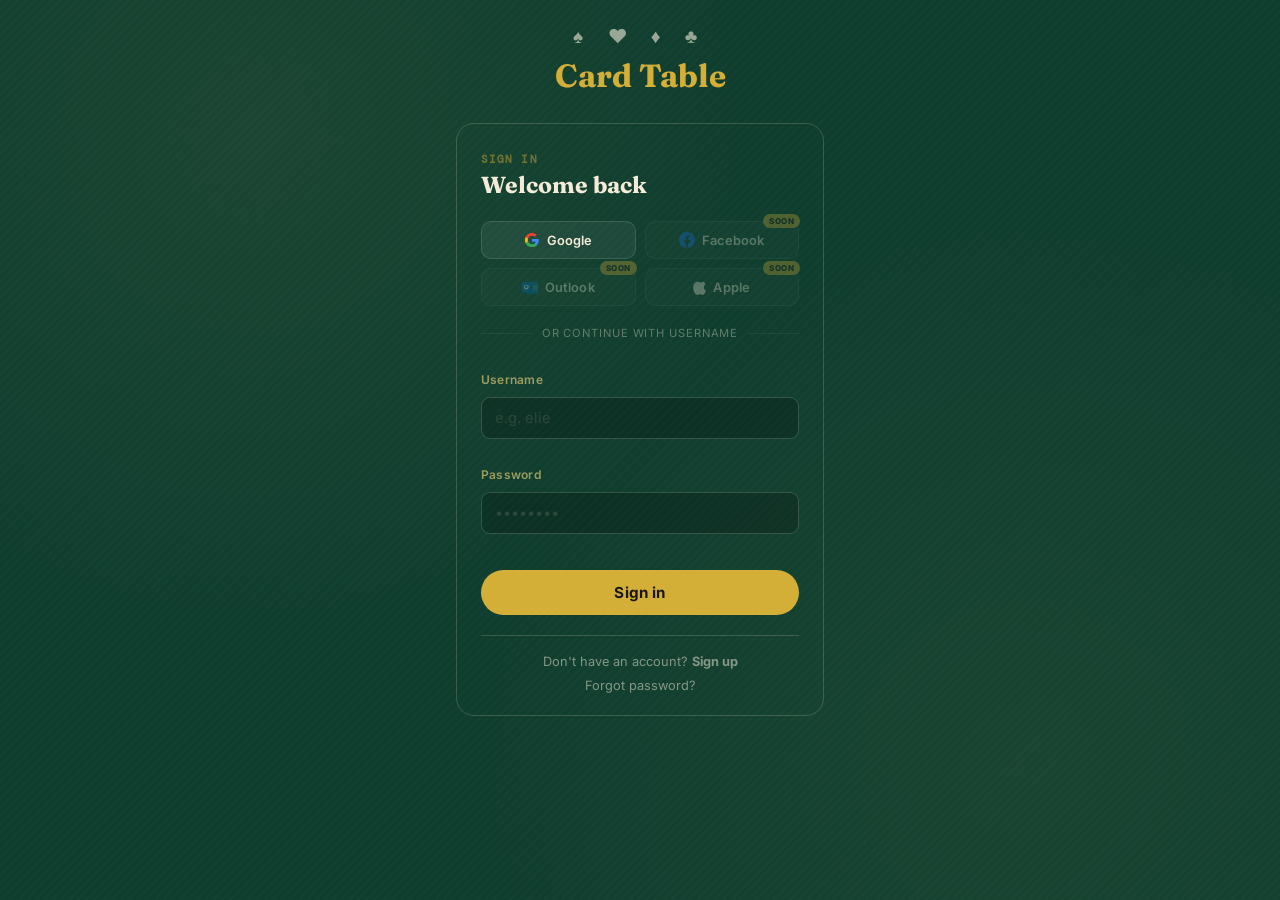
<file: history.html>
<!DOCTYPE html>
<html lang="en">
<head>
<meta charset="UTF-8">
<meta name="viewport" content="width=device-width, initial-scale=1.0">
<title>Card Table — History</title>
<link rel="preconnect" href="https://fonts.googleapis.com">
<link href="https://fonts.googleapis.com/css2?family=Fraunces:wght@500;600;700&family=Inter:wght@400;500;600;700&family=DM+Mono:wght@400;500&display=swap" rel="stylesheet">
<link rel="icon" type="image/svg+xml" href="favicon.svg">
<link rel="stylesheet" href="style.css">
</head>
<body>
<div class="wrap">
  <div class="brand">
    <h1>Game History</h1>
    <div class="user-chip" id="userChip"></div>
  </div>

  <div class="panel" id="filterPanel" style="display:none;">
    <p class="eyebrow">Filters</p>
    <h2 style="margin-top:0;">Find a game</h2>
    <label for="gameTypeFilter">Game</label>
    <select id="gameTypeFilter">
      <option value="">All games</option>
      <option value="tarneeb">Tarneeb</option>
      <option value="400">400</option>
      <option value="likha">Likha</option>
      <option value="tawle">Tawle</option>
    </select>
    <label for="withPlayerFilter">With player</label>
    <select id="withPlayerFilter">
      <option value="">Anyone</option>
    </select>
  </div>

  <div class="panel">
    <p class="eyebrow">Archive</p>
    <h2 style="margin-top:0;" id="historyHeading">Game history</h2>
    <div id="historyList"><div class="empty-state">Loading…</div></div>
  </div>

  <div class="bottom-nav" style="margin-top:10px;">
    <a class="btn secondary" href="app.html">← Back to games</a>
  </div>
</div>

<script src="common.js"></script>
<script>
const session = requireLogin();
if (session) renderUserChip(session);

const myFirstName = session.firstName.trim().toLowerCase();
const myFullName  = `${session.firstName} ${session.lastName}`.trim().toLowerCase();

function nameMatchesMe(name) {
  if (!name) return false;
  const n = name.trim().toLowerCase();
  return n === myFirstName || n === myFullName;
}

function userIsInGame(g) {
  if (g.type === "tawle") {
    const players = g.players || [];
    return players.some(nameMatchesMe) || nameMatchesMe(g.winner) || nameMatchesMe(g.loser);
  }
  return (g.players || []).some(nameMatchesMe);
}

function gameOpponents(g) {
  let players = [];
  if (g.type === "tawle") {
    players = g.players && g.players.length ? g.players : [g.winner, g.loser].filter(Boolean);
  } else {
    players = g.players || [];
  }
  return players.filter(p => p && !nameMatchesMe(p));
}

let allGames = [];
let myGames  = [];

async function load() {
  const listEl = document.getElementById("historyList");
  try {
    allGames = await fetchHistory();
    myGames  = allGames.filter(userIsInGame);

    if (myGames.length === 0) {
      document.getElementById("historyHeading").textContent = "No history yet";
      listEl.innerHTML = `<div class="empty-state">
        You haven't played any recorded games yet.<br>Play a game and it'll appear here.
      </div>`;
      return;
    }

    document.getElementById("filterPanel").style.display = "";
    populateWithPlayerFilter();
    render();
  } catch (e) {
    listEl.innerHTML = `<div class="empty-state">Could not load history: ${e.message}</div>`;
  }
}

function populateWithPlayerFilter() {
  const gameType = document.getElementById("gameTypeFilter").value;
  const select   = document.getElementById("withPlayerFilter");
  const prevValue = select.value;

  const pool = new Set();
  myGames.forEach(g => {
    if (gameType && g.type !== gameType) return;
    gameOpponents(g).forEach(p => pool.add(p));
  });

  const names = Array.from(pool).sort((a, b) => a.localeCompare(b));
  select.innerHTML = '<option value="">Anyone</option>' +
    names.map(n => `<option value="${n}">${n}</option>`).join("");
  if (names.includes(prevValue)) select.value = prevValue;
}

function render() {
  const gameType   = document.getElementById("gameTypeFilter").value;
  const withPlayer = document.getElementById("withPlayerFilter").value;

  let games = myGames.slice();
  if (gameType)   games = games.filter(g => g.type === gameType);
  if (withPlayer) games = games.filter(g => gameOpponents(g).includes(withPlayer));
  games.sort((a, b) => new Date(b.date) - new Date(a.date));

  const listEl = document.getElementById("historyList");
  if (games.length === 0) {
    listEl.innerHTML = '<div class="empty-state">No games match these filters.</div>';
    return;
  }
  listEl.innerHTML = games.map(renderHistItem).join("");
}

function renderHistItem(g) {
  const dateStr  = new Date(g.date).toLocaleString(undefined, {
    year:"numeric", month:"short", day:"numeric", hour:"2-digit", minute:"2-digit"
  });
  const typeLabel = { "400":"400", "tarneeb":"Tarneeb", "likha":"Likha", "tawle":"Tawle" }[g.type] || g.type;

  let winnerStr, loserStr = "";
  if (g.type === "tawle") {
    winnerStr = `🏆 ${g.winner}`;
    if (g.loser) loserStr = `<div class="hloser">lost: ${g.loser}</div>`;
  } else {
    const winners = g.winningTeam || [];
    const players = g.players    || [];
    const losers  = players.filter(p => !winners.includes(p));
    winnerStr = `🏆 ${winners.join(" & ")} — ${g.finalScore ?? ""}`;
    if (losers.length) loserStr = `<div class="hloser">lost: ${losers.join(" & ")}</div>`;
  }

  return `
    <div class="hist-item">
      <div>
        <div class="hgame">${typeLabel}</div>
        <div class="hdate">${dateStr}</div>
      </div>
      <div class="hwinner">
        ${winnerStr}
        ${loserStr}
      </div>
    </div>
  `;
}

document.getElementById("gameTypeFilter").addEventListener("change", () => {
  populateWithPlayerFilter();
  render();
});
document.getElementById("withPlayerFilter").addEventListener("change", render);

load();
</script>
</body>
</html>
</file>
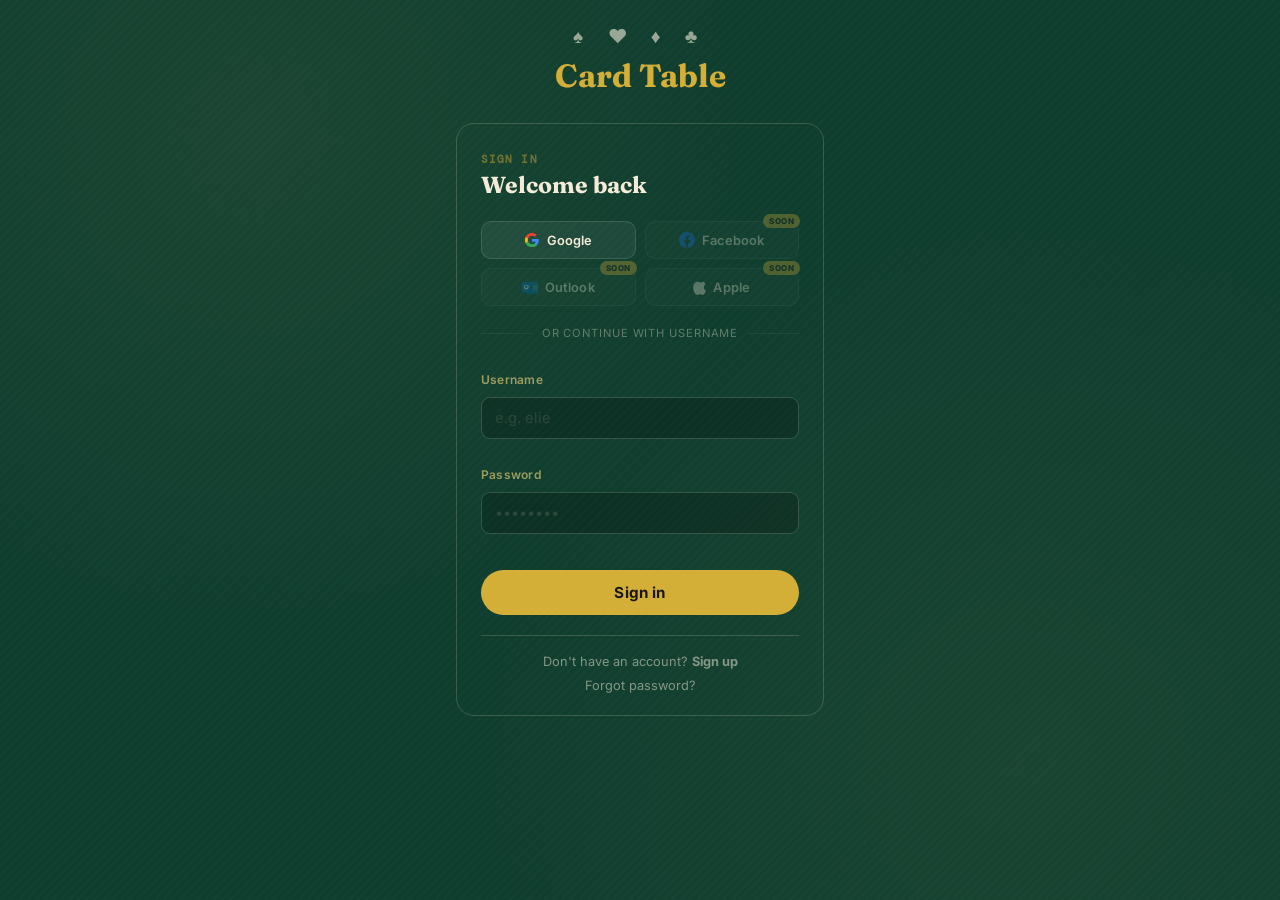
<file: profile.html>
<!DOCTYPE html>
<html lang="en">
<head>
<meta charset="UTF-8">
<meta name="viewport" content="width=device-width, initial-scale=1.0">
<title>Card Table — My Profile</title>
<link rel="preconnect" href="https://fonts.googleapis.com">
<link href="https://fonts.googleapis.com/css2?family=Fraunces:wght@500;600;700&family=Inter:wght@400;500;600;700&family=DM+Mono:wght@400;500&display=swap" rel="stylesheet">
<link rel="icon" type="image/svg+xml" href="favicon.svg">
<link rel="stylesheet" href="style.css">
</head>
<body>
<div class="wrap" style="max-width: 480px;">
  <div class="brand">
    <h1>My Profile</h1>
    <div class="user-chip" id="userChip"></div>
  </div>

  <div class="panel">
    <p class="eyebrow">Account</p>
    <h2 style="margin-top:0;">Edit your details</h2>

    <label for="username">Username</label>
    <input type="text" id="username">

    <label for="firstName">First name</label>
    <input type="text" id="firstName">

    <label for="lastName">Last name</label>
    <input type="text" id="lastName">

    <label for="phone">Phone number</label>
    <input type="text" id="phone" placeholder="+961...">

    <label>Profile photo</label>
    <div style="display:flex; align-items:center; gap:14px; margin-bottom:6px;">
      <img id="imagePreview" src="" alt=""
        style="width:64px; height:64px; border-radius:50%; object-fit:cover; border:2px solid var(--gold); background:rgba(0,0,0,0.2);">
      <div style="flex:1;">
        <input type="file" id="imageFile" accept="image/*" style="padding:8px; font-size:0.85rem;">
        <div style="font-size:0.72rem; opacity:0.6; margin-top:6px;">
          Pick from your photo library or take a photo. Auto-resized before upload.
        </div>
      </div>
    </div>

    <label for="password">New password</label>
    <input type="password" id="password" placeholder="Leave blank to keep current password" autocomplete="new-password">

    <div class="error" id="profileError"></div>
    <div id="profileSuccess" style="color:var(--gold-soft); font-size:0.85rem; margin-top:10px; min-height:1.2em;"></div>
    <button class="full" id="saveBtn" style="margin-top:18px;">Save changes</button>
  </div>

  <div class="bottom-nav" style="margin-top:10px;">
    <a class="btn secondary" href="app.html">← Back to games</a>
  </div>
</div>

<script src="common.js"></script>
<script>
async function hashPassword(password) {
  const encoder = new TextEncoder();
  const data     = encoder.encode(password);
  const hashBuf  = await crypto.subtle.digest("SHA-256", data);
  const hashArr  = Array.from(new Uint8Array(hashBuf));
  return hashArr.map(b => b.toString(16).padStart(2, "0")).join("");
}
</script>
<script>
const session = requireLogin();
if (session) renderUserChip(session);

// Pre-fill fields
document.getElementById("username").value  = session.username  || "";
document.getElementById("firstName").value = session.firstName || "";
document.getElementById("lastName").value  = session.lastName  || "";
document.getElementById("phone").value     = session.phone     || "";

const defaultImageUrl = () =>
  "https://api.dicebear.com/7.x/initials/svg?seed=" + encodeURIComponent(session.firstName || "U");

document.getElementById("imagePreview").src = session.image || defaultImageUrl();

// pendingImage holds the resized base64 data URL when a photo is chosen
let pendingImageDataUrl = null;

document.getElementById("imageFile").addEventListener("change", async (e) => {
  const file = e.target.files[0];
  if (!file) return;
  const errEl = document.getElementById("profileError");
  errEl.textContent = "";
  document.getElementById("profileSuccess").textContent = "";
  try {
    const dataUrl = await resizeImage(file, 300, 0.7); // small enough to fit in a Sheet cell
    pendingImageDataUrl = dataUrl;
    document.getElementById("imagePreview").src = dataUrl;
  } catch (err) {
    errEl.textContent = "Could not process that image: " + err.message;
  }
});

// Resize image and return a data URL (data:image/jpeg;base64,...)
function resizeImage(file, maxDim, quality) {
  return new Promise((resolve, reject) => {
    const reader = new FileReader();
    reader.onerror = () => reject(new Error("Could not read file"));
    reader.onload = () => {
      const img = new Image();
      img.onerror = () => reject(new Error("Could not load image"));
      img.onload = () => {
        let { width, height } = img;
        if (width > height && width > maxDim) {
          height = Math.round(height * (maxDim / width));
          width  = maxDim;
        } else if (height > maxDim) {
          width  = Math.round(width * (maxDim / height));
          height = maxDim;
        }
        const canvas = document.createElement("canvas");
        canvas.width = width; canvas.height = height;
        canvas.getContext("2d").drawImage(img, 0, 0, width, height);
        resolve(canvas.toDataURL("image/jpeg", quality));
      };
      img.src = reader.result;
    };
    reader.readAsDataURL(file);
  });
}

document.getElementById("saveBtn").addEventListener("click", saveProfile);

async function saveProfile() {
  const errEl     = document.getElementById("profileError");
  const successEl = document.getElementById("profileSuccess");
  errEl.textContent = "";
  successEl.textContent = "";

  const newUsername = document.getElementById("username").value.trim();
  const firstName   = document.getElementById("firstName").value.trim();
  const lastName    = document.getElementById("lastName").value.trim();
  const phone       = document.getElementById("phone").value.trim();
  const password    = document.getElementById("password").value;

  if (!newUsername || !firstName || !lastName) {
    errEl.textContent = "Username, first name, and last name are required.";
    return;
  }

  const btn = document.getElementById("saveBtn");
  btn.disabled = true;
  btn.textContent = "Saving…";

  try {
    // Build fields — include the image data URL directly if a new one was chosen.
    // No separate upload step needed: updateUser writes it straight to the sheet cell.
    const fields = { username: newUsername, firstName, lastName, phone };
    if (password)           fields.password = await hashPassword(password);
    if (pendingImageDataUrl) fields.image   = pendingImageDataUrl;

    await updateUser(session.username, fields);

    // Update session
    const imageUrl = pendingImageDataUrl || session.image || "";
    const updatedSession = { ...session, username: newUsername, firstName, lastName, phone, image: imageUrl };
    sessionStorage.setItem("cg_session", JSON.stringify(updatedSession));

    pendingImageDataUrl = null;
    successEl.textContent = "✓ Profile saved.";
    renderUserChip(updatedSession);
    document.getElementById("imagePreview").src = imageUrl || defaultImageUrl();

  } catch (e) {
    errEl.textContent = e.message;
  } finally {
    btn.disabled = false;
    btn.textContent = "Save changes";
  }
}
</script>
</body>
</html>
</file>
<file: style.css>
:root {
  --felt-dark: #0f3d2e;
  --felt: #16513c;
  --felt-light: #1f6b4c;
  --gold: #d4af37;
  --gold-soft: #e8cf7a;
  --cream: #f4ecd8;
  --ink: #1c1410;
  --ink-soft: #3a2f28;
  --red-chip: #b1473e;
  --line: rgba(244, 236, 216, 0.18);

  --font-display: "Fraunces", "Georgia", serif;
  --font-body: "Inter", -apple-system, sans-serif;
  --font-num: "DM Mono", "Courier New", monospace;
}

* { box-sizing: border-box; }

html, body {
  margin: 0;
  padding: 0;
  min-height: 100%;
  background: var(--felt-dark);
  background-image:
    radial-gradient(circle at 20% 15%, rgba(232, 207, 122, 0.06), transparent 40%),
    radial-gradient(circle at 80% 85%, rgba(232, 207, 122, 0.05), transparent 45%),
    repeating-linear-gradient(135deg, rgba(255,255,255,0.015) 0px, rgba(255,255,255,0.015) 2px, transparent 2px, transparent 6px);
  color: var(--cream);
  font-family: var(--font-body);
  -webkit-font-smoothing: antialiased;
}

a { color: inherit; }

.wrap {
  max-width: 720px;
  margin: 0 auto;
  padding: 28px 20px 60px;
  min-height: 100vh;
}

.brand {
  display: flex;
  align-items: baseline;
  justify-content: space-between;
  margin-bottom: 28px;
  padding-bottom: 14px;
  border-bottom: 1px solid var(--line);
}

.brand h1 {
  font-family: var(--font-display);
  font-weight: 600;
  font-size: 1.6rem;
  letter-spacing: 0.02em;
  margin: 0;
  color: var(--gold-soft);
}

.brand .suit {
  font-size: 1.1rem;
  opacity: 0.5;
  letter-spacing: 0.3em;
}

.user-chip {
  display: flex;
  align-items: center;
  gap: 10px;
  font-size: 0.85rem;
  color: var(--cream);
  flex-wrap: wrap;
  justify-content: flex-end;
}

.user-chip img {
  width: 32px; height: 32px;
  border-radius: 50%;
  border: 2px solid var(--gold);
  object-fit: cover;
}

.logout-link {
  font-size: 0.75rem;
  color: var(--gold-soft);
  text-decoration: none;
  border: 1px solid var(--line);
  padding: 4px 10px;
  border-radius: 999px;
  margin-left: 10px;
  transition: border-color .15s, color .15s;
}
.logout-link:hover { border-color: var(--gold); color: var(--gold); }

/* Cards / panels */
.panel {
  background: linear-gradient(180deg, var(--felt) 0%, var(--felt-dark) 100%);
  border: 1px solid var(--line);
  border-radius: 14px;
  padding: 24px;
  margin-bottom: 20px;
  box-shadow: 0 10px 30px -15px rgba(0,0,0,0.6);
}

.panel h2 {
  font-family: var(--font-display);
  font-size: 1.15rem;
  margin: 0 0 16px;
  color: var(--gold-soft);
  display: flex; align-items: center; gap: 10px;
}

.eyebrow {
  font-family: var(--font-num);
  font-size: 0.7rem;
  letter-spacing: 0.18em;
  text-transform: uppercase;
  color: var(--gold);
  opacity: 0.8;
  margin: 0 0 6px;
}

/* Forms */
label {
  display: block;
  font-size: 0.78rem;
  letter-spacing: 0.04em;
  color: var(--gold-soft);
  margin: 14px 0 6px;
}

input, select {
  width: 100%;
  background: rgba(0,0,0,0.25);
  border: 1px solid var(--line);
  border-radius: 8px;
  padding: 11px 12px;
  color: var(--cream);
  font-family: var(--font-body);
  font-size: 0.95rem;
  outline: none;
  transition: border-color .15s, background .15s;
}
input[type="radio"], input[type="checkbox"] {
  width: auto;
  padding: 0;
}
input:focus, select:focus {
  border-color: var(--gold);
  background: rgba(0,0,0,0.35);
}
input::placeholder { color: rgba(244,236,216,0.35); }

button, .btn {
  font-family: var(--font-body);
  font-weight: 600;
  font-size: 0.92rem;
  letter-spacing: 0.01em;
  padding: 12px 20px;
  border-radius: 999px;
  border: none;
  cursor: pointer;
  background: var(--gold);
  color: var(--ink);
  transition: transform .12s, box-shadow .12s, background .15s;
}
button:hover, .btn:hover { background: var(--gold-soft); transform: translateY(-1px); }
button:active, .btn:active { transform: translateY(0); }
button:focus-visible, .btn:focus-visible, a:focus-visible, input:focus-visible, select:focus-visible {
  outline: 2px solid var(--gold-soft);
  outline-offset: 2px;
}

button.secondary {
  background: transparent;
  color: var(--gold-soft);
  border: 1px solid var(--line);
}
button.secondary:hover { border-color: var(--gold); background: rgba(212,175,55,0.08); }

button.full, a.btn.full { width: 100%; text-align: center; }

.error {
  color: var(--red-chip);
  font-size: 0.85rem;
  margin-top: 10px;
  min-height: 1.2em;
}

/* Game picker */
.game-grid {
  display: grid;
  grid-template-columns: repeat(2, 1fr);
  gap: 14px;
}

.game-card {
  display: flex;
  flex-direction: column;
  align-items: flex-start;
  gap: 8px;
  padding: 20px 18px;
  border-radius: 12px;
  border: 1px solid var(--line);
  background: rgba(0,0,0,0.18);
  text-decoration: none;
  color: var(--cream);
  cursor: pointer;
  transition: border-color .15s, background .15s, transform .12s;
  text-align: left;
  font-family: var(--font-body);
}
.game-card:hover {
  border-color: var(--gold);
  background: rgba(212,175,55,0.08);
  transform: translateY(-2px);
}
.game-card .gname {
  font-family: var(--font-display);
  font-size: 1.25rem;
  color: var(--gold-soft);
}
.game-card .grule {
  font-size: 0.78rem;
  opacity: 0.75;
  line-height: 1.4;
}

/* Score ledger */
.ledger {
  border: 1px solid var(--line);
  border-radius: 10px;
  overflow-x: auto;
  overflow-y: hidden;
  -webkit-overflow-scrolling: touch;
}
.ledger table {
  width: 100%;
  min-width: max-content;
  border-collapse: collapse;
  font-family: var(--font-num);
}
.ledger th {
  font-family: var(--font-body);
  font-weight: 600;
  font-size: 0.8rem;
  letter-spacing: 0.03em;
  text-align: center;
  padding: 10px 6px;
  background: rgba(212,175,55,0.12);
  color: var(--gold-soft);
  border-bottom: 1px solid var(--line);
}
.ledger td {
  text-align: center;
  padding: 10px 6px;
  border-bottom: 1px solid var(--line);
  font-size: 1.05rem;
}
.ledger tr:last-child td { border-bottom: none; }
.ledger .total-row td {
  font-weight: 700;
  font-size: 1.25rem;
  color: var(--gold-soft);
  background: rgba(0,0,0,0.2);
  border-top: 2px solid var(--gold);
}
.ledger .row-num {
  font-family: var(--font-body);
  font-size: 0.75rem;
  opacity: 0.45;
}
.ledger .winner-cell { color: var(--gold-soft); }

.row-action {
  min-width: 32px;
  min-height: 32px;
  border-radius: 6px;
}
.row-action:hover { background: rgba(212,175,55,0.15) !important; }

.score-input-row {
  display: grid;
  grid-template-columns: 1fr 1fr;
  gap: 10px;
  margin-top: 14px;
}
.score-input-row.cols-4 {
  grid-template-columns: repeat(auto-fit, minmax(140px, 1fr));
}
.score-input-row .field label { margin-top: 0; }

.team-label {
  font-family: var(--font-display);
  font-size: 1rem;
  color: var(--gold-soft);
  margin-bottom: 2px;
}
.team-sub {
  font-size: 0.75rem;
  opacity: 0.6;
  margin-bottom: 8px;
}

.banner {
  text-align: center;
  padding: 18px;
  border-radius: 10px;
  background: linear-gradient(135deg, rgba(212,175,55,0.18), rgba(212,175,55,0.05));
  border: 1px solid var(--gold);
  margin-bottom: 18px;
}
.banner .trophy { font-size: 1.8rem; }
.banner h3 {
  font-family: var(--font-display);
  margin: 6px 0 2px;
  font-size: 1.3rem;
  color: var(--gold-soft);
}

/* Dice (Tawle) */
.dice-area {
  display: flex;
  justify-content: center;
  gap: 28px;
  padding: 30px 0 18px;
}
.die {
  width: 84px; height: 84px;
  background: var(--cream);
  border-radius: 14px;
  display: grid;
  grid-template-columns: repeat(3, 1fr);
  grid-template-rows: repeat(3, 1fr);
  padding: 12px;
  box-shadow: 0 8px 18px -8px rgba(0,0,0,0.7), inset 0 0 0 2px rgba(0,0,0,0.05);
  transition: transform .5s cubic-bezier(.2,1.4,.4,1);
}
.die.rolling { animation: tumble .5s ease-in-out; }
@keyframes tumble {
  0% { transform: rotate(0deg) scale(1); }
  50% { transform: rotate(180deg) scale(1.08); }
  100% { transform: rotate(360deg) scale(1); }
}
@media (prefers-reduced-motion: reduce) {
  .die.rolling { animation: none; }
}
.pip {
  width: 12px; height: 12px;
  border-radius: 50%;
  background: var(--ink);
  align-self: center;
  justify-self: center;
  opacity: 0;
}
.pip.on { opacity: 1; }

.dice-sum {
  text-align: center;
  font-family: var(--font-display);
  font-size: 2rem;
  color: var(--gold-soft);
  margin-bottom: 6px;
}
.dice-double {
  text-align: center;
  font-size: 0.85rem;
  color: var(--gold);
  letter-spacing: 0.05em;
  min-height: 1.4em;
}

/* History list */
.hist-item {
  display: flex;
  justify-content: space-between;
  align-items: center;
  padding: 12px 0;
  border-bottom: 1px solid var(--line);
  font-size: 0.9rem;
}
.hist-item:last-child { border-bottom: none; }
.hist-item .hgame {
  font-family: var(--font-display);
  color: var(--gold-soft);
  font-size: 1rem;
}
.hist-item .hdate {
  font-size: 0.72rem;
  opacity: 0.55;
  font-family: var(--font-num);
}
.hist-item .hwinner {
  text-align: right;
  font-size: 0.85rem;
}
.hist-item .hloser {
  font-size: 0.72rem;
  opacity: 0.5;
  margin-top: 2px;
}

.empty-state {
  text-align: center;
  padding: 30px 10px;
  opacity: 0.6;
  font-size: 0.9rem;
}

.bottom-nav {
  display: flex;
  gap: 10px;
  margin-top: 8px;
}
.bottom-nav .btn { flex: 1; text-align: center; }

.token-note {
  font-size: 0.75rem;
  opacity: 0.6;
  margin-top: 8px;
  line-height: 1.5;
}

.tag {
  display: inline-block;
  font-size: 0.7rem;
  letter-spacing: 0.06em;
  text-transform: uppercase;
  padding: 3px 8px;
  border-radius: 999px;
  border: 1px solid var(--gold);
  color: var(--gold-soft);
}

@media (max-width: 420px) {
  .game-grid { grid-template-columns: 1fr; }
  .die { width: 64px; height: 64px; padding: 8px; }
  .score-input-row.cols-4 { grid-template-columns: 1fr 1fr; }
}

@media (max-width: 480px) {
  .ledger th, .ledger td { padding: 8px 3px; font-size: 0.92rem; }
  .ledger th { font-size: 0.72rem; }
  .ledger .total-row td { font-size: 1.1rem; }
  .row-action, .ledger td button { padding: 2px !important; font-size: 0.85rem !important; }
}
</file>
